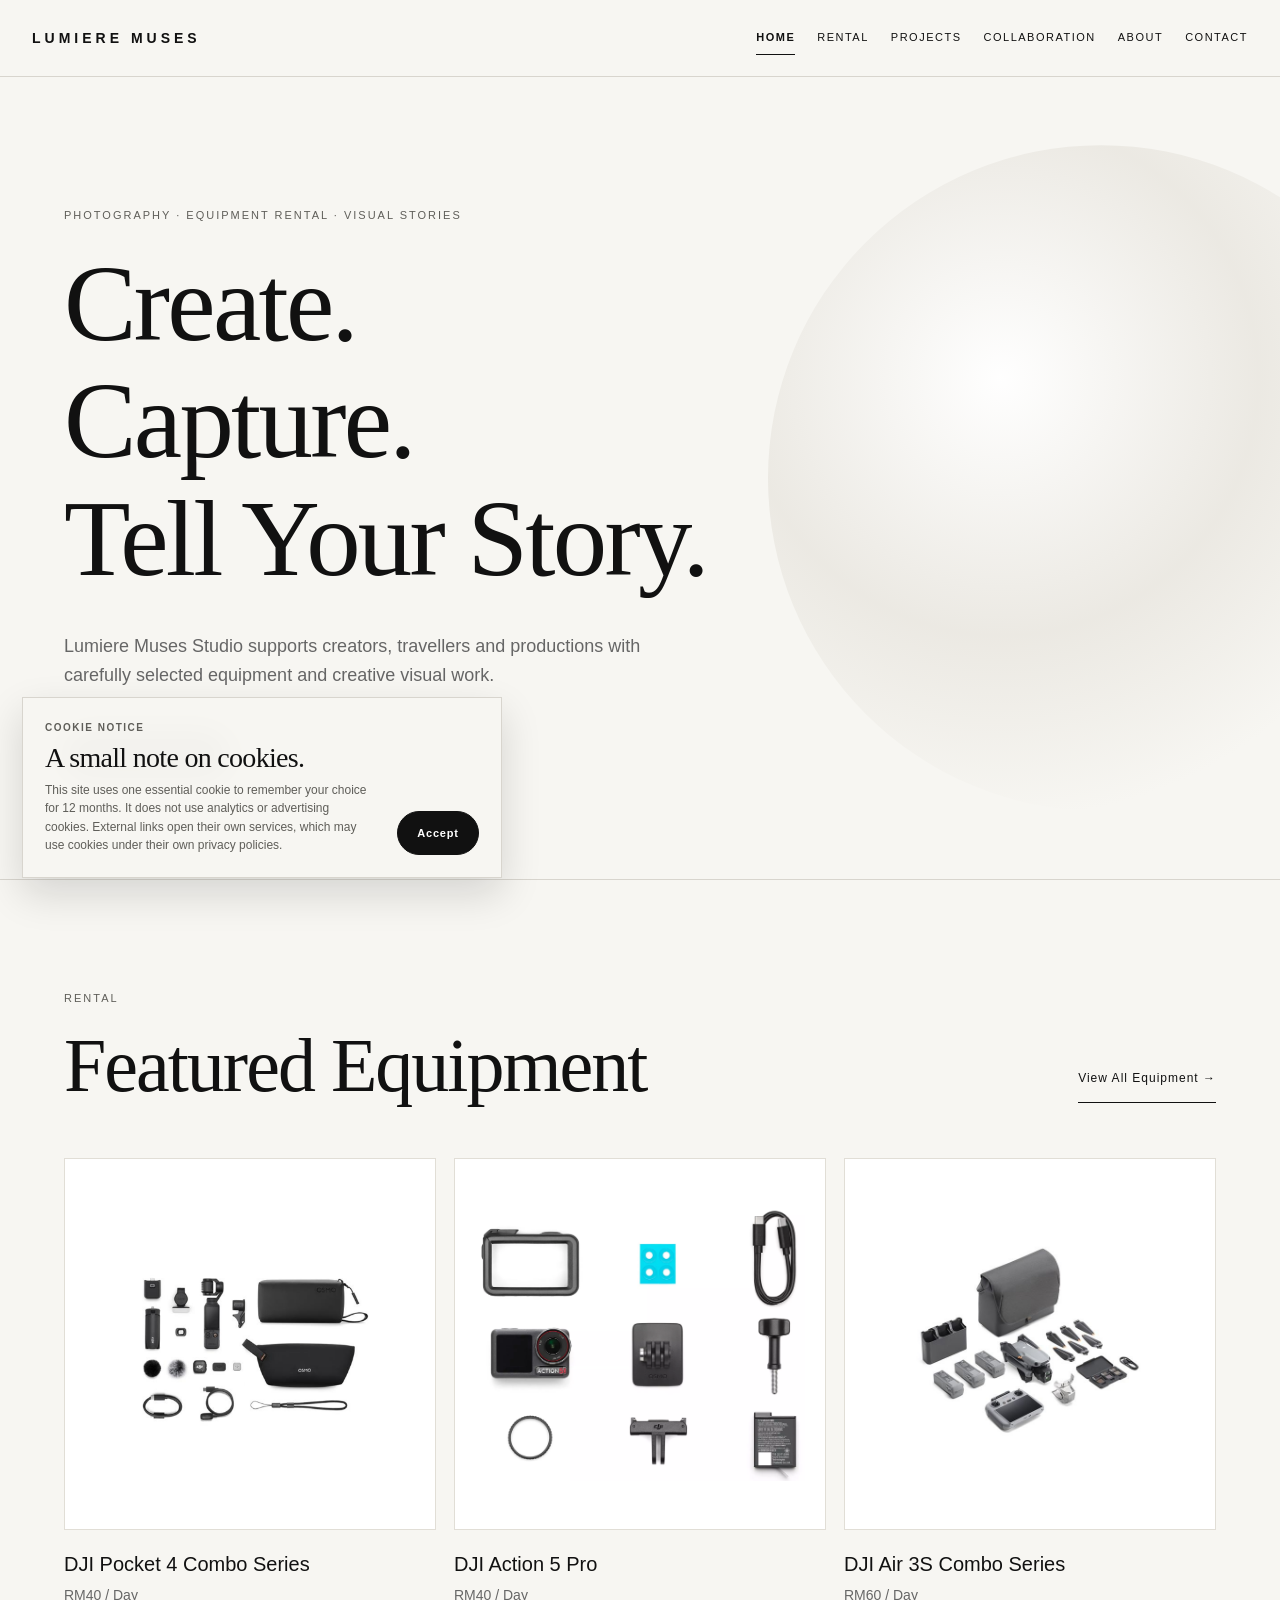
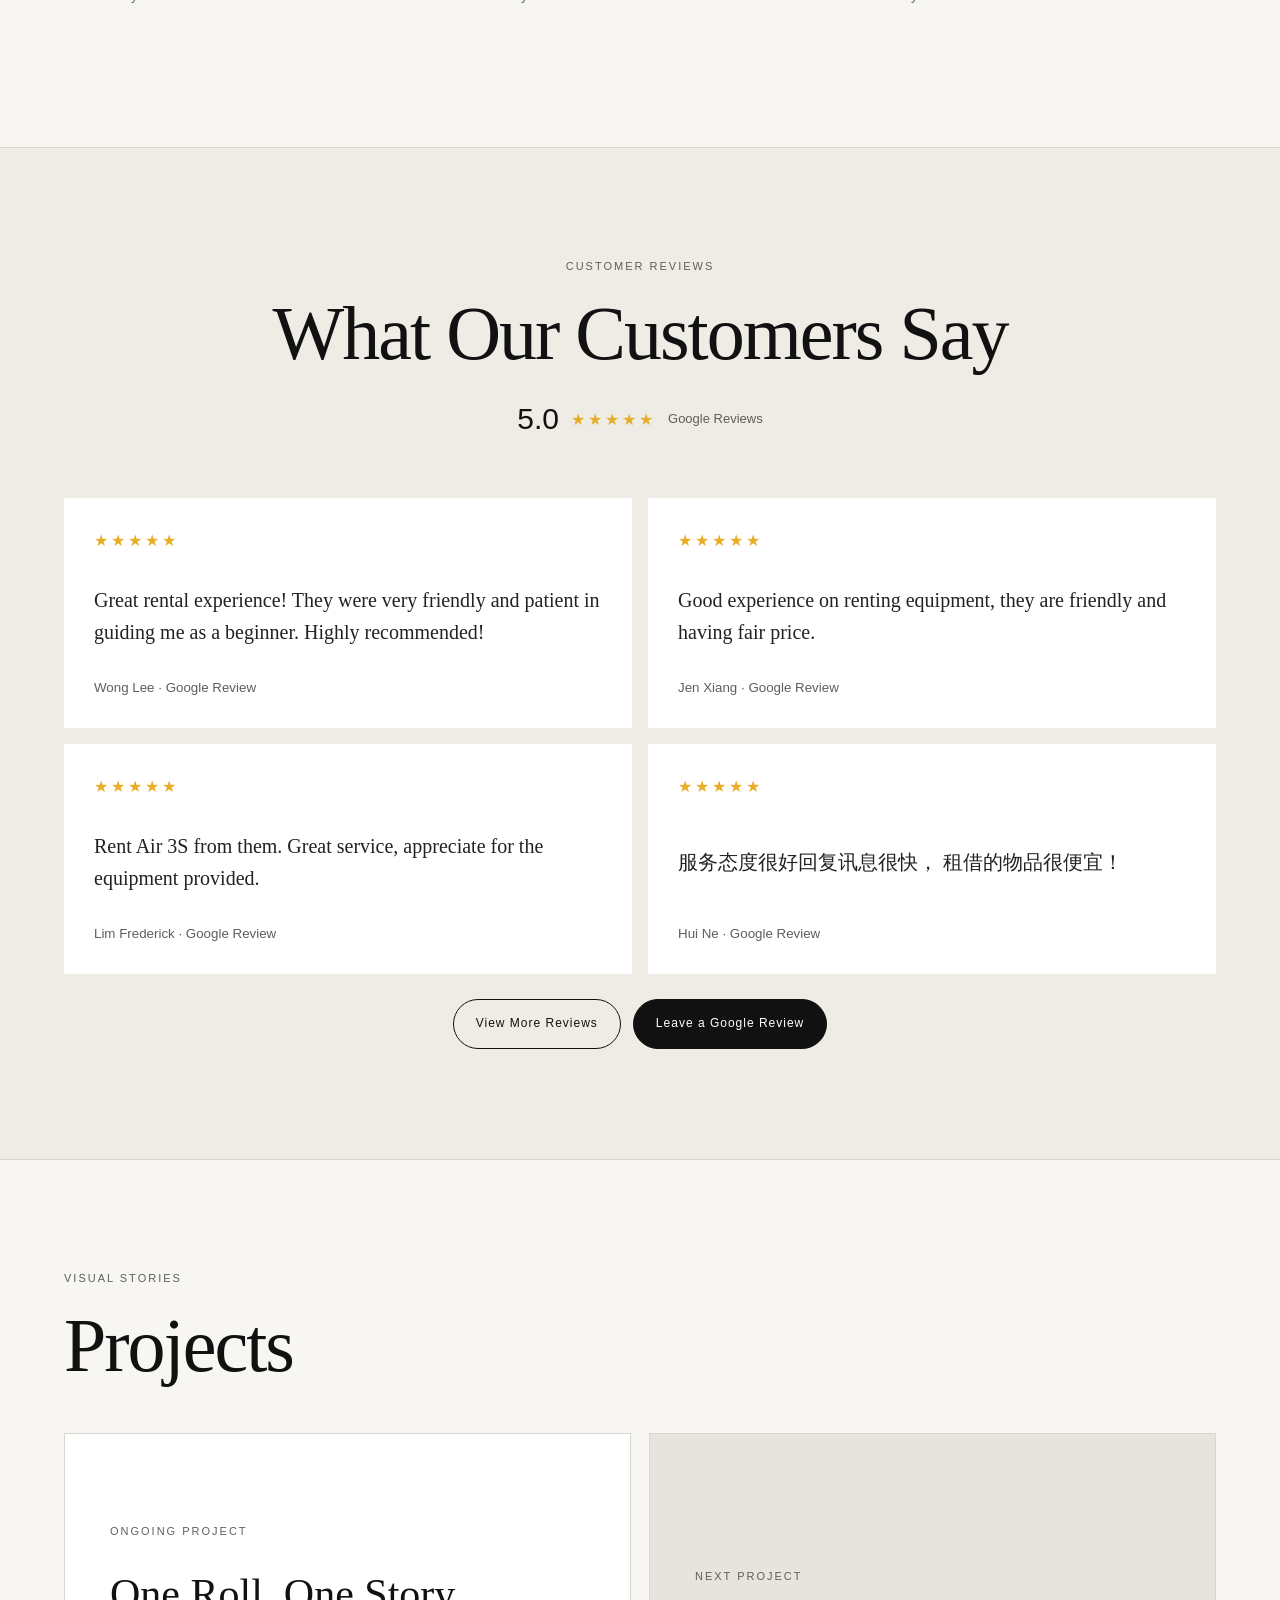
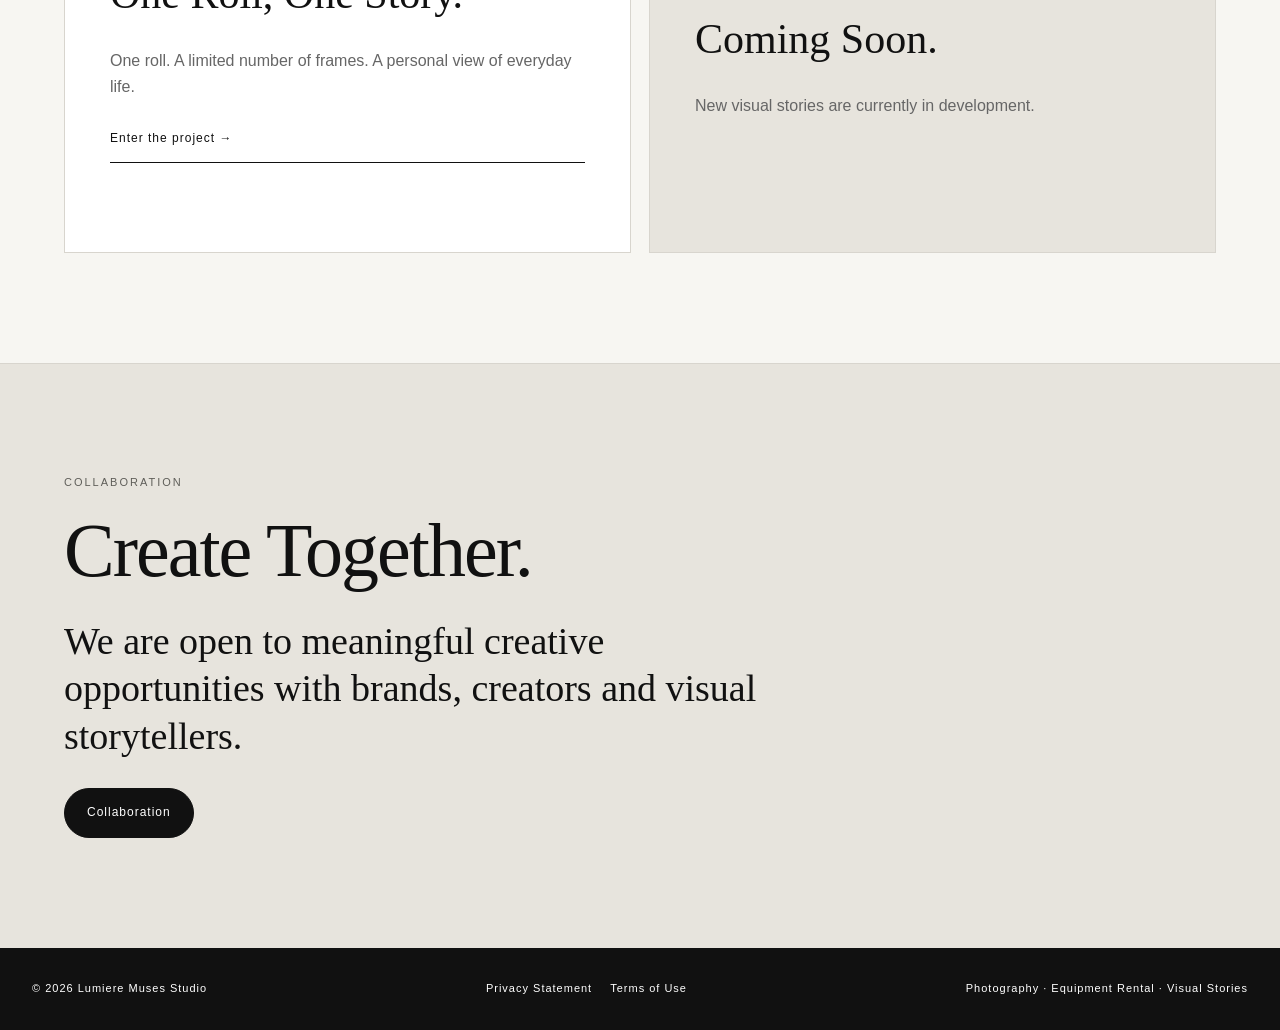
<file: index.html>
<!DOCTYPE html>

<html lang="en">

<head>

    <meta charset="UTF-8">

    <meta name="viewport"
          content="width=device-width, initial-scale=1.0">

    <meta name="description"
          content="Lumiere Muses Studio - Photography, Equipment Rental and Visual Stories.">

    <meta name="theme-color"
          content="#f7f6f2">

    <link rel="icon"
          href="favicon.svg"
          type="image/svg+xml">

    <title>
        Lumiere Muses Studio
    </title>

    <link rel="stylesheet"
          href="style.css?v=20260919">

    <script src="mobile-nav.js"
            defer></script>

    <script src="cookie-consent.js"
            defer></script>

    <script src="external-link-notice.js"
            defer></script>

    <script src="home-scroll-fade.js"
            defer></script>


</head>


<body>

<a class="skip-link"
   href="#main-content">

    Skip to main content

</a>


<!-- =========================================
     NAVIGATION
========================================= -->

<header class="navbar">

    <div class="container nav-container">

        <button class="mobile-nav-toggle"
                type="button"
                data-mobile-nav-toggle
                aria-controls="primary-navigation"
                aria-expanded="false">

            <span class="visually-hidden"
                  data-mobile-nav-label>
                Open navigation
            </span>

            <span class="mobile-nav-line mobile-nav-line-top"
                  aria-hidden="true"></span>

            <span class="mobile-nav-line mobile-nav-line-middle"
                  aria-hidden="true"></span>

            <span class="mobile-nav-line mobile-nav-line-bottom"
                  aria-hidden="true"></span>

        </button>

        <a class="logo"
           href="index.html">

            LUMIERE MUSES

        </a>


        <nav class="nav-links"
             id="primary-navigation"
             data-primary-navigation
             aria-label="Primary navigation">

            <a href="index.html"
               aria-current="page">
                HOME
            </a>

            <a href="rental.html">
                RENTAL
            </a>

            <a href="projects.html">
                PROJECTS
            </a>

            <a href="collaboration.html">
                COLLABORATION
            </a>

            <a href="about.html">
                ABOUT
            </a>

            <a href="contact.html">
                CONTACT
            </a>

        </nav>

    </div>

</header>


<main id="main-content">



<!-- =========================================
     HOME / HERO
========================================= -->

<section class="hero">

    <div class="container"
         data-home-hero-content>

        <p class="eyebrow">
            PHOTOGRAPHY · EQUIPMENT RENTAL · VISUAL STORIES
        </p>


        <h1>
            Create.<br>
            Capture.<br>
            Tell Your Story.
        </h1>


        <p class="hero-description">

            Lumiere Muses Studio supports creators,
            travellers and productions with carefully
            selected equipment and creative visual work.

        </p>


        <div class="button-row">

            <a class="button button-dark"
               href="rental.html">

                Explore Equipment

            </a>


            <a class="button button-light"
               href="contact.html">

                Contact Us

            </a>

        </div>

    </div>

</section>



<!-- =========================================
     FEATURED EQUIPMENT
========================================= -->

<section class="section">

    <div class="container">

        <div class="section-heading">

            <div>

                <p class="eyebrow">
                    RENTAL
                </p>

                <h2>
                    Featured Equipment
                </h2>

            </div>


            <a class="text-link"
               href="rental.html">

                View All Equipment →

            </a>

        </div>



        <div class="equipment-grid">


            <!-- DJI POCKET 4 COMBO -->

            <article class="equipment-card">

                <div class="equipment-image">

                    <img src="images/Equipment/DJI Pocket 4 Combo Series.webp"
                         alt="DJI Pocket 4 Combo Series"
                         width="1080"
                         height="1080"
                         loading="lazy"
                         decoding="async">

                </div>

                <h3>
                    DJI Pocket 4 Combo Series
                </h3>

                <p>
                    RM40 / Day
                </p>

            </article>



            <!-- DJI ACTION 5 PRO -->

            <article class="equipment-card">

                <div class="equipment-image">

                    <img src="images/Equipment/DJI Osmo Action 5 Pro.webp"
                         alt="DJI Osmo Action 5 Pro"
                         width="1500"
                         height="1242"
                         loading="lazy"
                         decoding="async">

                </div>

                <h3>
                    DJI Action 5 Pro
                </h3>

                <p>
                    RM40 / Day
                </p>

            </article>



            <!-- DJI AIR 3S -->

            <article class="equipment-card">

                <div class="equipment-image">

                    <img src="images/Equipment/DJI Air 3S Combo Series.jpg"
                         alt="DJI Air 3S Combo Series"
                         width="700"
                         height="700"
                         loading="lazy"
                         decoding="async">

                </div>

                <h3>
                    DJI Air 3S Combo Series
                </h3>

                <p>
                    RM60 / Day
                </p>

            </article>

        </div>

    </div>

</section>





<!-- =========================================
     GOOGLE REVIEWS
========================================= -->

<section class="section review-section">

    <div class="container">


        <div class="review-title">

            <p class="eyebrow">
                CUSTOMER REVIEWS
            </p>

            <h2>
                What Our Customers Say
            </h2>

            <div class="google-rating">

                <span class="rating-number">
                    5.0
                </span>

                <span class="stars"
                      role="img"
                      aria-label="5 out of 5 stars">
                    ★★★★★
                </span>

                <span class="review-count">
                    Google Reviews
                </span>

            </div>

        </div>



        <div class="review-grid">


            <!-- REVIEW 01 -->

            <article class="review-card">

                <div class="stars"
                     role="img"
                     aria-label="5 out of 5 stars">
                    ★★★★★
                </div>

                <p>

                    Great rental experience! They were very
                    friendly and patient in guiding me as a
                    beginner. Highly recommended!

                </p>

                <small>
                    Wong Lee · Google Review
                </small>

            </article>



            <!-- REVIEW 02 -->

            <article class="review-card">

                <div class="stars"
                     role="img"
                     aria-label="5 out of 5 stars">
                    ★★★★★
                </div>

                <p>

                    Good experience on renting equipment,
                    they are friendly and having fair price.

                </p>

                <small>
                    Jen Xiang · Google Review
                </small>

            </article>



            <!-- REVIEW 03 -->

            <article class="review-card">

                <div class="stars"
                     role="img"
                     aria-label="5 out of 5 stars">
                    ★★★★★
                </div>

                <p>

                    Rent Air 3S from them. Great service,
                    appreciate for the equipment provided.

                </p>

                <small>
                    Lim Frederick · Google Review
                </small>

            </article>



            <!-- REVIEW 04 -->

            <article class="review-card">

                <div class="stars"
                     role="img"
                     aria-label="5 out of 5 stars">
                    ★★★★★
                </div>

                <p lang="zh-Hans">

                    服务态度很好回复讯息很快，
                    租借的物品很便宜！

                </p>

                <small>
                    Hui Ne · Google Review
                </small>

            </article>

        </div>



        <div class="button-row review-actions">

            <a class="button button-light"
               href="https://g.page/r/CcBRWTXWXc_sEAE"
               target="_blank"
               rel="noopener">

                View More Reviews

            </a>

            <a class="button button-dark"
               href="https://g.page/r/CcBRWTXWXc_sEAE/review"
               target="_blank"
               rel="noopener">

                Leave a Google Review

            </a>

        </div>


    </div>

</section>



<!-- =========================================
     PROJECTS
========================================= -->

<section class="section">

    <div class="container">

        <p class="eyebrow">
            VISUAL STORIES
        </p>

        <h2>
            Projects
        </h2>


        <div class="project-grid">


            <!-- ONE ROLL ONE STORY -->

            <article class="project-card">

                <p class="eyebrow">
                    ONGOING PROJECT
                </p>

                <h3>
                    One Roll, One Story.
                </h3>

                <p>

                    One roll. A limited number of frames.
                    A personal view of everyday life.

                </p>

                <a class="text-link"
                   href="projects.html#one-roll">

                    Enter the project →

                </a>

            </article>



            <!-- COMING SOON -->

            <article class="project-card coming-card">

                <p class="eyebrow">
                    NEXT PROJECT
                </p>

                <h3>
                    Coming Soon.
                </h3>

                <p>

                    New visual stories are currently
                    in development.

                </p>

            </article>


        </div>

    </div>

</section>



<!-- =========================================
     COLLABORATION
========================================= -->

<section class="section collaboration-preview">

    <div class="container">

        <p class="eyebrow">
            COLLABORATION
        </p>

        <h2>
            Create Together.
        </h2>

        <p class="large-text">

            We are open to meaningful creative opportunities
            with brands, creators and visual storytellers.

        </p>

        <a class="button button-dark"
           href="collaboration.html">

            Collaboration

        </a>

    </div>

</section>



</main>

<!-- =========================================
     FOOTER
========================================= -->

<footer>

    <div class="container footer-container">

        <span>
            © 2026 Lumiere Muses Studio
        </span>

        <nav class="footer-links"
             aria-label="Legal information">

            <a href="privacy.html">
                Privacy Statement
            </a>

            <a href="terms.html">
                Terms of Use
            </a>

        </nav>

        <span>
            Photography · Equipment Rental · Visual Stories
        </span>

    </div>

</footer>


</body>

</html>
</file>
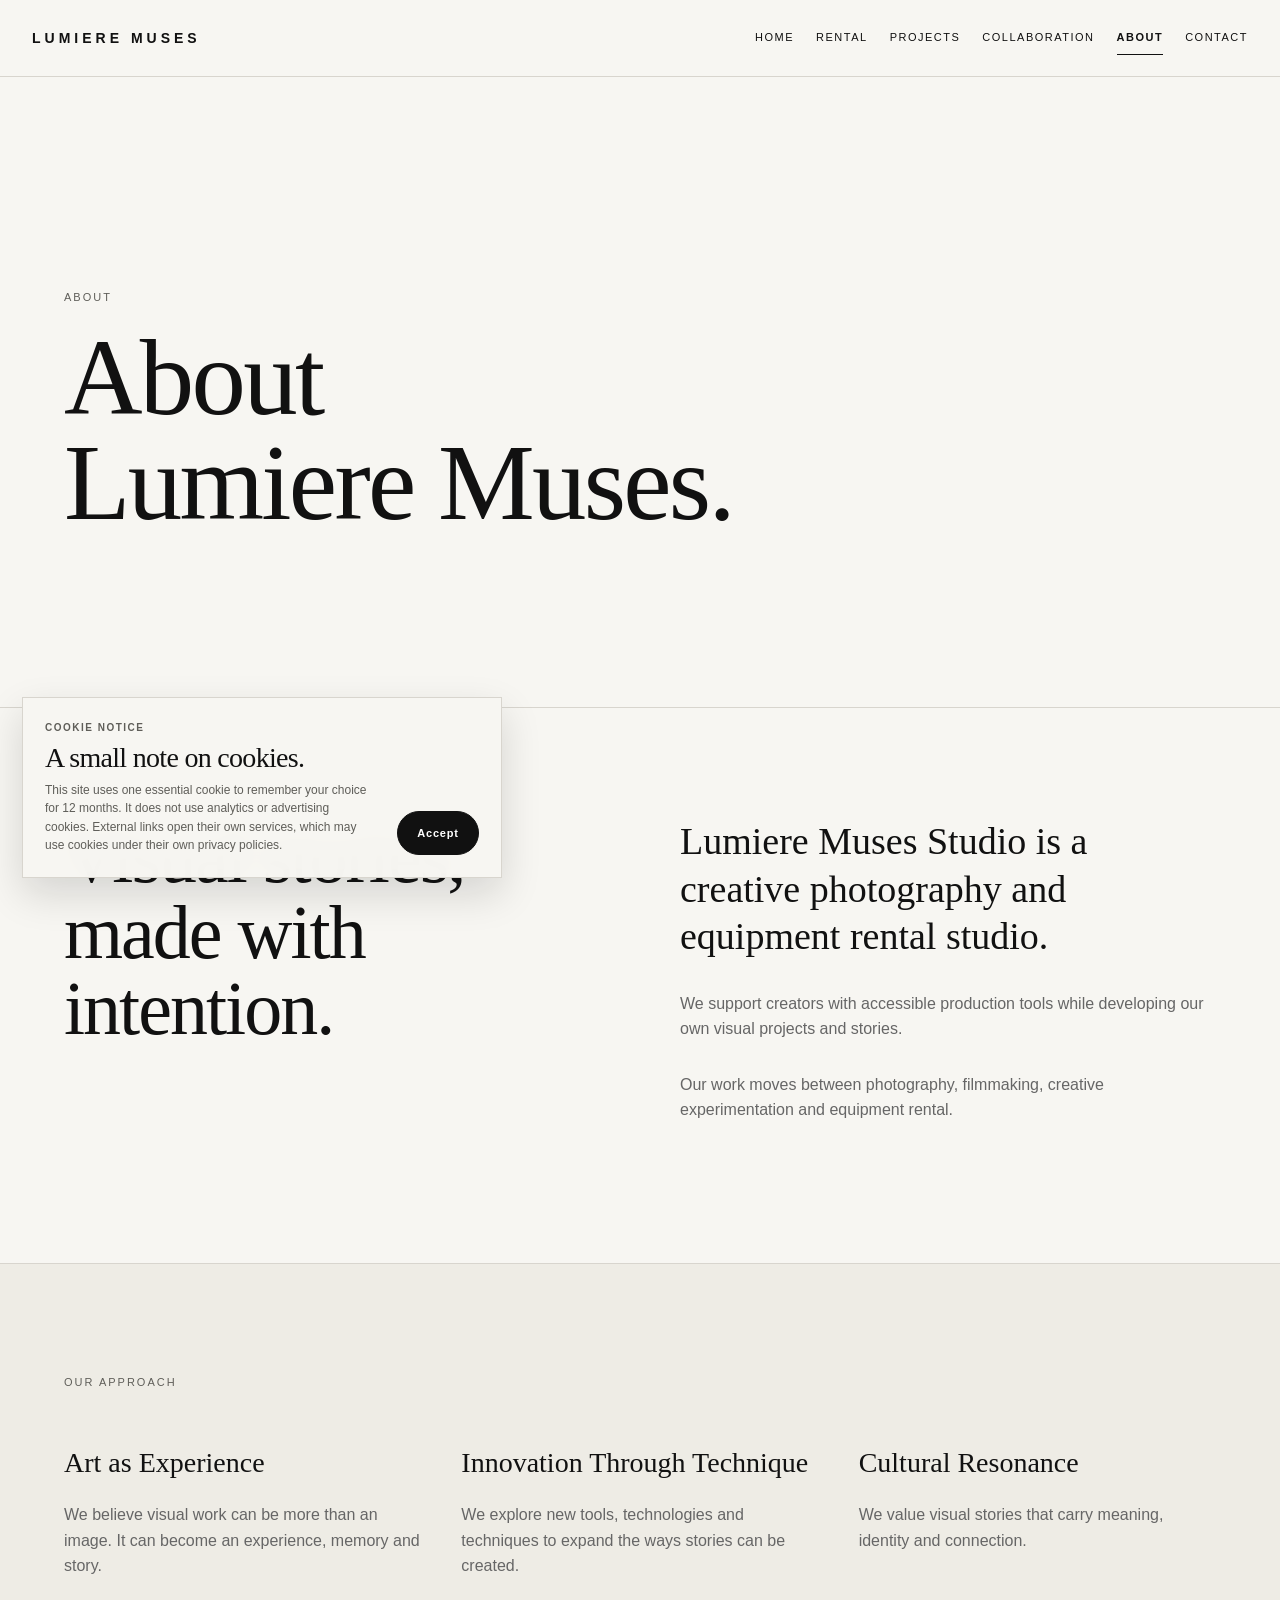
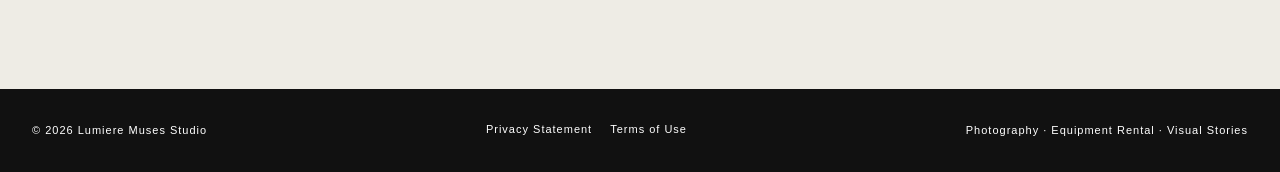
<file: about.html>
<!DOCTYPE html>

<html lang="en">

<head>

    <meta charset="UTF-8">

    <meta name="viewport"
          content="width=device-width, initial-scale=1.0">

    <meta name="description"
          content="Learn about Lumiere Muses Studio, a creative photography and equipment rental studio.">

    <meta name="theme-color"
          content="#f7f6f2">

    <link rel="icon"
          href="favicon.svg"
          type="image/svg+xml">

    <title>
        About | Lumiere Muses Studio
    </title>

    <link rel="stylesheet"
          href="style.css?v=20260919">

    <script src="mobile-nav.js"
            defer></script>

    <script src="cookie-consent.js"
            defer></script>

    <script src="external-link-notice.js"
            defer></script>

</head>


<body>

<a class="skip-link"
   href="#main-content">

    Skip to main content

</a>


<!-- =========================================
     NAVIGATION
========================================= -->

<header class="navbar">

    <div class="container nav-container">

        <button class="mobile-nav-toggle"
                type="button"
                data-mobile-nav-toggle
                aria-controls="primary-navigation"
                aria-expanded="false">

            <span class="visually-hidden"
                  data-mobile-nav-label>
                Open navigation
            </span>

            <span class="mobile-nav-line mobile-nav-line-top"
                  aria-hidden="true"></span>

            <span class="mobile-nav-line mobile-nav-line-middle"
                  aria-hidden="true"></span>

            <span class="mobile-nav-line mobile-nav-line-bottom"
                  aria-hidden="true"></span>

        </button>

        <a class="logo"
           href="index.html">

            LUMIERE MUSES

        </a>


        <nav class="nav-links"
             id="primary-navigation"
             data-primary-navigation
             aria-label="Primary navigation">

            <a href="index.html">HOME</a>

            <a href="rental.html">RENTAL</a>

            <a href="projects.html">PROJECTS</a>

            <a href="collaboration.html">COLLABORATION</a>

            <a href="about.html"
               aria-current="page">ABOUT</a>

            <a href="contact.html">CONTACT</a>

        </nav>

    </div>

</header>


<main id="main-content">



<!-- =========================================
     ABOUT HEADER
========================================= -->

<section class="page-header">

    <div class="container">

        <p class="eyebrow">
            ABOUT
        </p>

        <h1>
            About<br>
            Lumiere Muses.
        </h1>

    </div>

</section>


<!-- =========================================
     ABOUT CONTENT
========================================= -->

<section class="section">

    <div class="container about-grid">

        <div>

            <h2>
                Visual stories,<br>
                made with intention.
            </h2>

        </div>


        <div>

            <p class="large-text">

                Lumiere Muses Studio is a creative
                photography and equipment rental studio.

            </p>


            <p>

                We support creators with accessible
                production tools while developing our
                own visual projects and stories.

            </p>


            <p>

                Our work moves between photography,
                filmmaking, creative experimentation
                and equipment rental.

            </p>

        </div>

    </div>

</section>





<!-- =========================================
     OUR APPROACH
========================================= -->

<section class="section light-section">

    <div class="container">

        <p class="eyebrow">
            OUR APPROACH
        </p>


        <div class="values-grid">


            <div>

                <h3>
                    Art as Experience
                </h3>

                <p>

                    We believe visual work can be more
                    than an image. It can become an
                    experience, memory and story.

                </p>

            </div>



            <div>

                <h3>
                    Innovation Through Technique
                </h3>

                <p>

                    We explore new tools, technologies
                    and techniques to expand the ways
                    stories can be created.

                </p>

            </div>



            <div>

                <h3>
                    Cultural Resonance
                </h3>

                <p>

                    We value visual stories that carry
                    meaning, identity and connection.

                </p>

            </div>


        </div>

    </div>

</section>



</main>

<!-- =========================================
     FOOTER
========================================= -->

<footer>

    <div class="container footer-container">

        <span>
            © 2026 Lumiere Muses Studio
        </span>

        <nav class="footer-links"
             aria-label="Legal information">

            <a href="privacy.html">
                Privacy Statement
            </a>

            <a href="terms.html">
                Terms of Use
            </a>

        </nav>

        <span>
            Photography · Equipment Rental · Visual Stories
        </span>

    </div>

</footer>


</body>

</html>
</file>
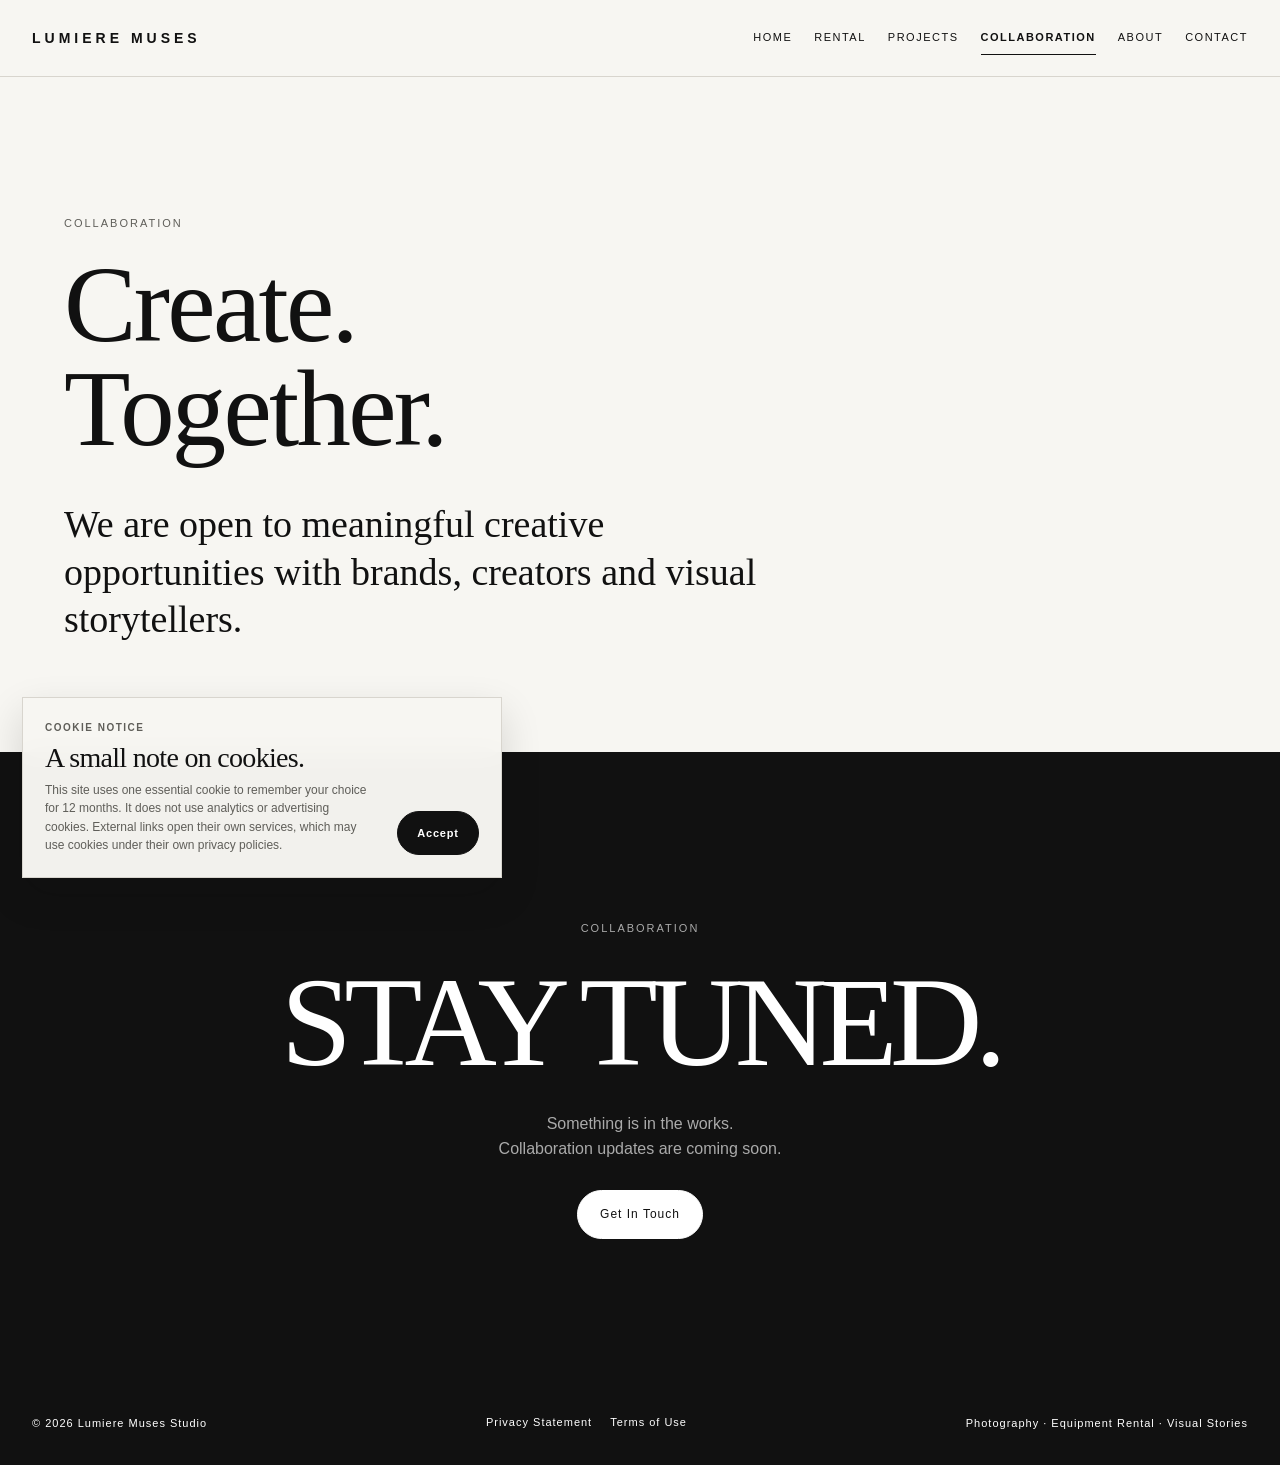
<file: collaboration.html>
<!DOCTYPE html>

<html lang="en">

<head>

    <meta charset="UTF-8">

    <meta name="viewport"
          content="width=device-width, initial-scale=1.0">

    <meta name="description"
          content="Partner with Lumiere Muses Studio on photography, visual storytelling and creative projects.">

    <meta name="theme-color"
          content="#f7f6f2">

    <link rel="icon"
          href="favicon.svg"
          type="image/svg+xml">

    <title>
        Collaboration | Lumiere Muses Studio
    </title>

    <link rel="stylesheet"
          href="style.css?v=20260919">

    <script src="mobile-nav.js"
            defer></script>

    <script src="cookie-consent.js"
            defer></script>

    <script src="external-link-notice.js"
            defer></script>

</head>


<body>

<a class="skip-link"
   href="#main-content">

    Skip to main content

</a>


<!-- =========================================
     NAVIGATION
========================================= -->

<header class="navbar">

    <div class="container nav-container">

        <button class="mobile-nav-toggle"
                type="button"
                data-mobile-nav-toggle
                aria-controls="primary-navigation"
                aria-expanded="false">

            <span class="visually-hidden"
                  data-mobile-nav-label>
                Open navigation
            </span>

            <span class="mobile-nav-line mobile-nav-line-top"
                  aria-hidden="true"></span>

            <span class="mobile-nav-line mobile-nav-line-middle"
                  aria-hidden="true"></span>

            <span class="mobile-nav-line mobile-nav-line-bottom"
                  aria-hidden="true"></span>

        </button>

        <a class="logo"
           href="index.html">

            LUMIERE MUSES

        </a>


        <nav class="nav-links"
             id="primary-navigation"
             data-primary-navigation
             aria-label="Primary navigation">

            <a href="index.html">HOME</a>

            <a href="rental.html">RENTAL</a>

            <a href="projects.html">PROJECTS</a>

            <a href="collaboration.html"
               aria-current="page">COLLABORATION</a>

            <a href="about.html">ABOUT</a>

            <a href="contact.html">CONTACT</a>

        </nav>

    </div>

</header>


<main id="main-content">



<!-- =========================================
     COLLABORATION
========================================= -->

<section class="collaboration-page">

    <div class="container">

        <p class="eyebrow">
            COLLABORATION
        </p>

        <h1>
            Create.<br>
            Together.
        </h1>

        <p class="large-text">

            We are open to meaningful creative
            opportunities with brands, creators
            and visual storytellers.

        </p>

    </div>

</section>


<!-- =========================================
     STAY TUNED
========================================= -->

<section class="coming-section">

    <div class="container coming-content">

        <p class="eyebrow">
            COLLABORATION
        </p>

        <h2>
            STAY TUNED.
        </h2>

        <p>

            Something is in the works.<br>
            Collaboration updates are coming soon.

        </p>

        <a class="button button-white"
           href="contact.html">

            Get In Touch

        </a>

    </div>

</section>





</main>

<!-- =========================================
     FOOTER
========================================= -->

<footer>

    <div class="container footer-container">

        <span>
            © 2026 Lumiere Muses Studio
        </span>

        <nav class="footer-links"
             aria-label="Legal information">

            <a href="privacy.html">
                Privacy Statement
            </a>

            <a href="terms.html">
                Terms of Use
            </a>

        </nav>

        <span>
            Photography · Equipment Rental · Visual Stories
        </span>

    </div>

</footer>


</body>

</html>
</file>
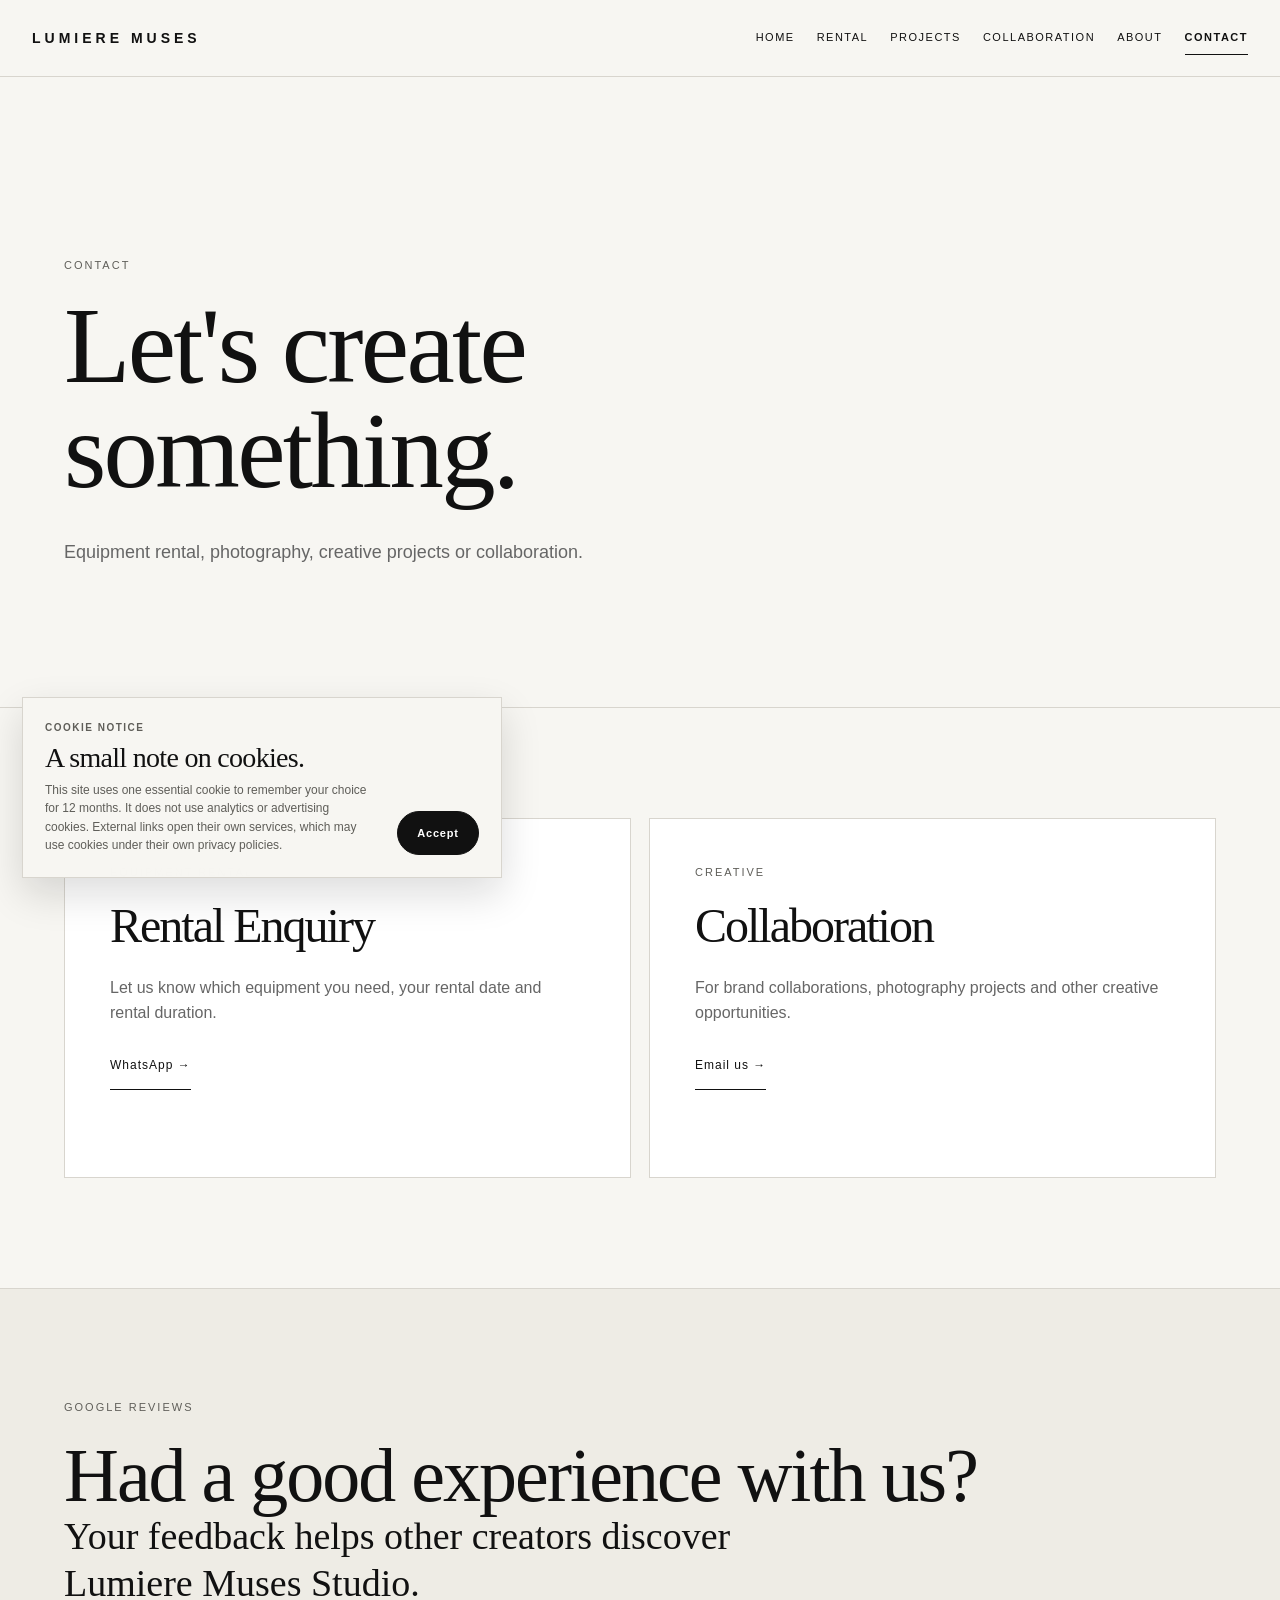
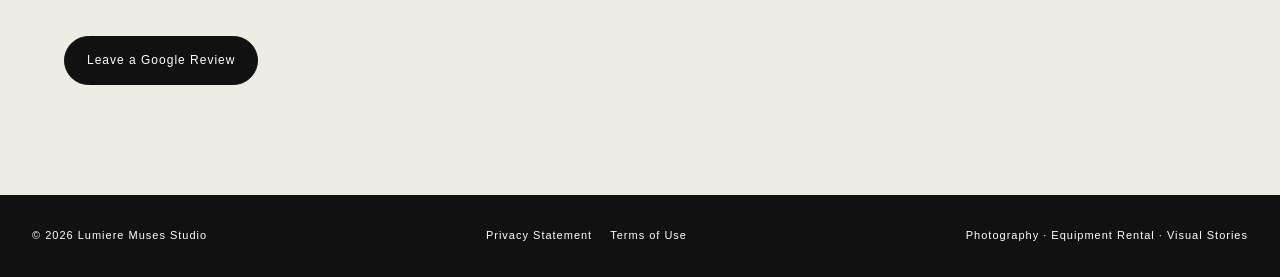
<file: contact.html>
<!DOCTYPE html>

<html lang="en">

<head>

    <meta charset="UTF-8">

    <meta name="viewport"
          content="width=device-width, initial-scale=1.0">

    <meta name="description"
          content="Get in touch with Lumiere Muses Studio for equipment rental, photography, creative projects and collaborations.">

    <meta name="theme-color"
          content="#f7f6f2">

    <link rel="icon"
          href="favicon.svg"
          type="image/svg+xml">

    <title>
        Contact | Lumiere Muses Studio
    </title>

    <link rel="stylesheet"
          href="style.css?v=20260919">

    <script src="mobile-nav.js"
            defer></script>

    <script src="cookie-consent.js"
            defer></script>

    <script src="external-link-notice.js"
            defer></script>

</head>


<body>

<a class="skip-link"
   href="#main-content">

    Skip to main content

</a>


<!-- =========================================
     NAVIGATION
========================================= -->

<header class="navbar">

    <div class="container nav-container">

        <button class="mobile-nav-toggle"
                type="button"
                data-mobile-nav-toggle
                aria-controls="primary-navigation"
                aria-expanded="false">

            <span class="visually-hidden"
                  data-mobile-nav-label>
                Open navigation
            </span>

            <span class="mobile-nav-line mobile-nav-line-top"
                  aria-hidden="true"></span>

            <span class="mobile-nav-line mobile-nav-line-middle"
                  aria-hidden="true"></span>

            <span class="mobile-nav-line mobile-nav-line-bottom"
                  aria-hidden="true"></span>

        </button>

        <a class="logo"
           href="index.html">

            LUMIERE MUSES

        </a>


        <nav class="nav-links"
             id="primary-navigation"
             data-primary-navigation
             aria-label="Primary navigation">

            <a href="index.html">HOME</a>

            <a href="rental.html">RENTAL</a>

            <a href="projects.html">PROJECTS</a>

            <a href="collaboration.html">COLLABORATION</a>

            <a href="about.html">ABOUT</a>

            <a href="contact.html"
               aria-current="page">CONTACT</a>

        </nav>

    </div>

</header>


<main id="main-content">



<!-- =========================================
     CONTACT HEADER
========================================= -->

<section class="page-header">

    <div class="container">

        <p class="eyebrow">
            CONTACT
        </p>

        <h1>
            Let's create<br>
            something.
        </h1>

        <p>

            Equipment rental, photography,
            creative projects or collaboration.

        </p>

    </div>

</section>



<!-- =========================================
     CONTACT OPTIONS
========================================= -->

<section class="section">

    <div class="container contact-grid">


        <!-- RENTAL -->

        <div class="contact-card"
             id="rental-enquiry">

            <p class="eyebrow">
                EQUIPMENT RENTAL
            </p>

            <h2>
                Rental Enquiry
            </h2>

            <p>

                Let us know which equipment you need,
                your rental date and rental duration.

            </p>

            <a class="text-link"
               href="https://wa.me/60167230231?text=Hi%20Lumiere%20Muses%20Studio%2C%20I%27d%20like%20to%20enquire%20about%20equipment%20rental."
               target="_blank"
               rel="noopener">

                WhatsApp →

            </a>

        </div>



        <!-- COLLABORATION -->

        <div class="contact-card">

            <p class="eyebrow">
                CREATIVE
            </p>

            <h2>
                Collaboration
            </h2>

            <p>

                For brand collaborations,
                photography projects and other
                creative opportunities.

            </p>

            <a class="text-link"
               href="mailto:lumieremuses@icloud.com?subject=Creative%20collaboration%20enquiry&amp;body=Hi%20Lumiere%20Muses%20Studio%2C%0D%0A%0D%0AI%27d%20like%20to%20discuss%20a%20creative%20collaboration.">

                Email us →

            </a>

        </div>


    </div>

</section>


<!-- =========================================
     GOOGLE REVIEW
========================================= -->

<section class="section light-section">

    <div class="container">

        <p class="eyebrow">
            GOOGLE REVIEWS
        </p>

        <h2>
            Had a good experience with us?
        </h2>

        <p class="large-text">

            Your feedback helps other creators
            discover Lumiere Muses Studio.

        </p>


        <a class="button button-dark"
           href="https://g.page/r/CcBRWTXWXc_sEAE/review"
           target="_blank"
           rel="noopener">

            Leave a Google Review

        </a>

    </div>

</section>





</main>

<!-- =========================================
     FOOTER
========================================= -->

<footer>

    <div class="container footer-container">

        <span>
            © 2026 Lumiere Muses Studio
        </span>

        <nav class="footer-links"
             aria-label="Legal information">

            <a href="privacy.html">
                Privacy Statement
            </a>

            <a href="terms.html">
                Terms of Use
            </a>

        </nav>

        <span>
            Photography · Equipment Rental · Visual Stories
        </span>

    </div>

</footer>


</body>

</html>
</file>
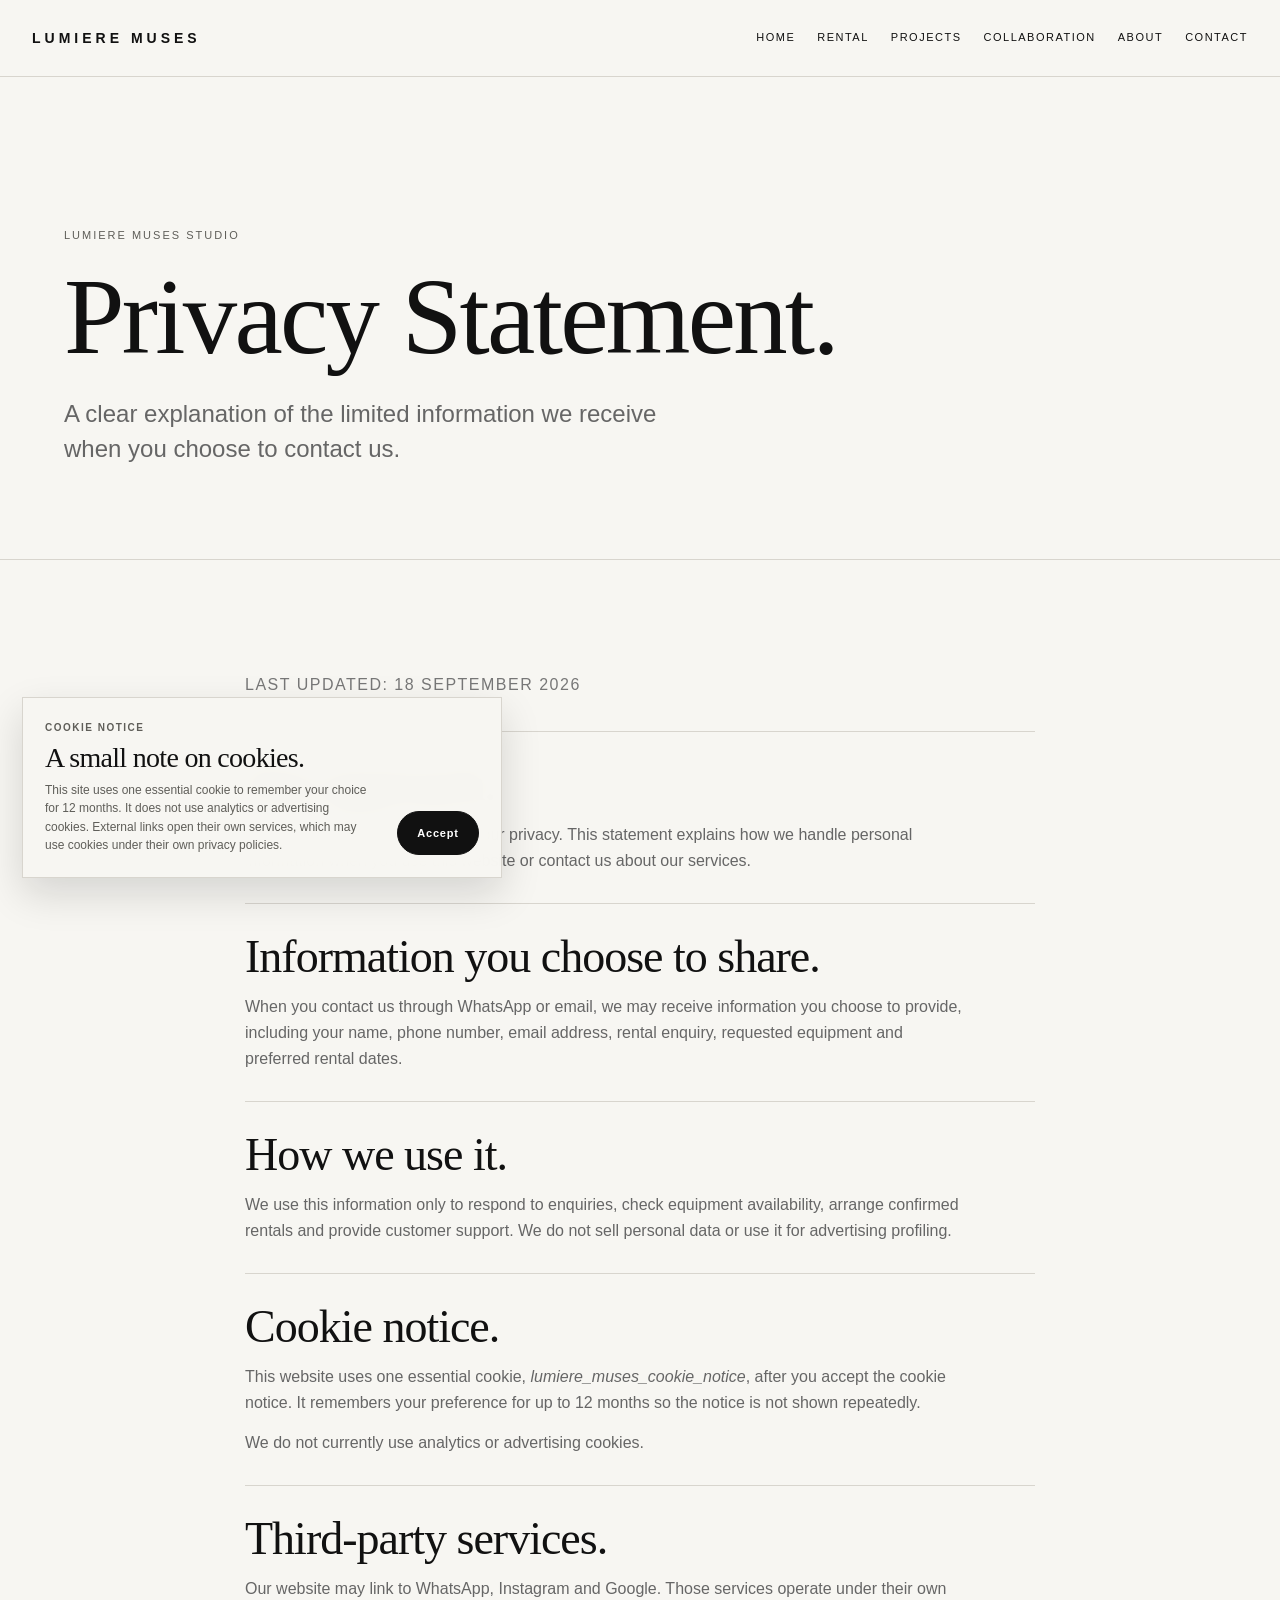
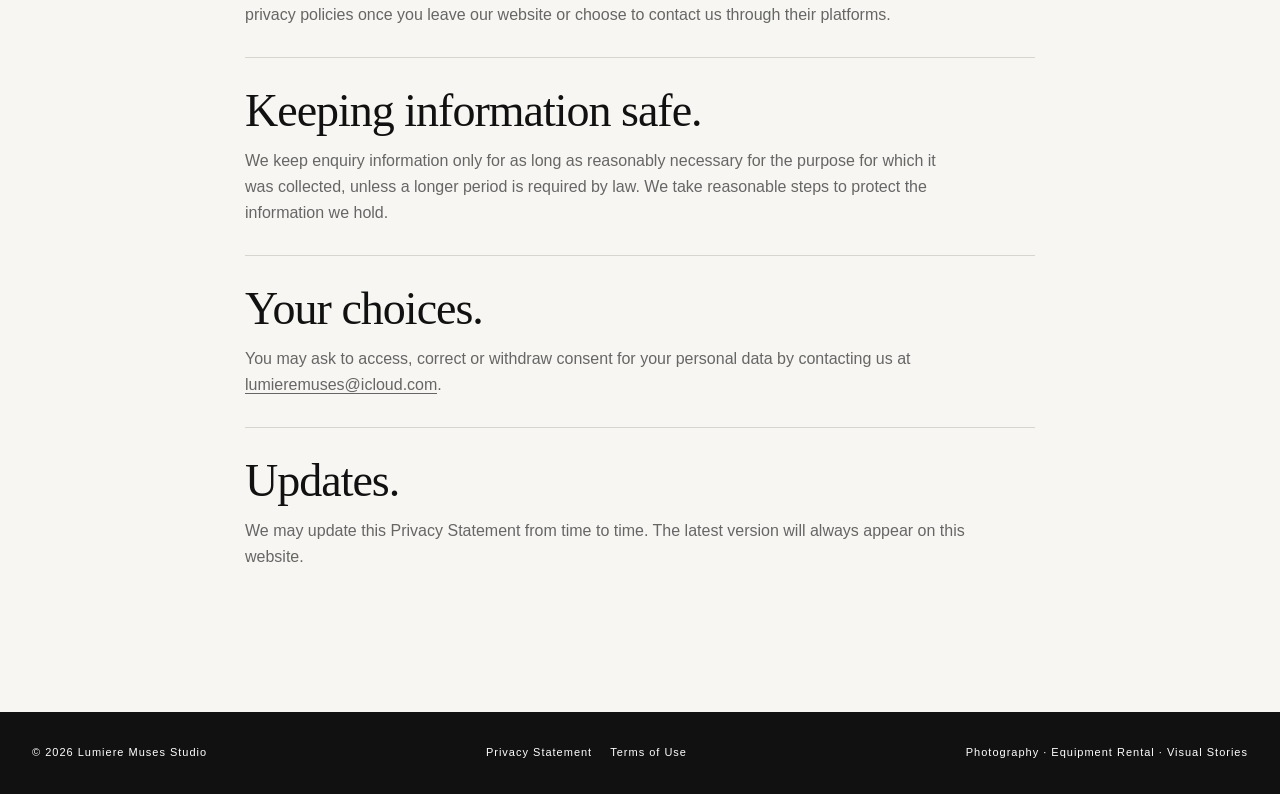
<file: privacy.html>
<!DOCTYPE html>
<html lang="en">
<head>
    <meta charset="UTF-8">
    <meta name="viewport" content="width=device-width, initial-scale=1.0">
    <meta name="description" content="Privacy Statement for Lumiere Muses Studio.">
    <meta name="theme-color" content="#f7f6f2">
    <link rel="icon" href="favicon.svg" type="image/svg+xml">
    <title>Privacy Statement | Lumiere Muses Studio</title>
    <link rel="stylesheet" href="style.css?v=20260919">
    <script src="mobile-nav.js" defer></script>
    <script src="cookie-consent.js" defer></script>
    <script src="external-link-notice.js" defer></script>
</head>
<body>
<a class="skip-link" href="#main-content">Skip to main content</a>

<header class="navbar">
    <div class="container nav-container">
        <button class="mobile-nav-toggle" type="button" data-mobile-nav-toggle aria-controls="primary-navigation" aria-expanded="false">
            <span class="visually-hidden" data-mobile-nav-label>Open navigation</span>
            <span class="mobile-nav-line mobile-nav-line-top" aria-hidden="true"></span>
            <span class="mobile-nav-line mobile-nav-line-middle" aria-hidden="true"></span>
            <span class="mobile-nav-line mobile-nav-line-bottom" aria-hidden="true"></span>
        </button>

        <a class="logo" href="index.html">LUMIERE MUSES</a>

        <nav class="nav-links" id="primary-navigation" data-primary-navigation aria-label="Primary navigation">
            <a href="index.html">HOME</a>
            <a href="rental.html">RENTAL</a>
            <a href="projects.html">PROJECTS</a>
            <a href="collaboration.html">COLLABORATION</a>
            <a href="about.html">ABOUT</a>
            <a href="contact.html">CONTACT</a>
        </nav>
    </div>
</header>

<main id="main-content">
    <section class="legal-hero" aria-labelledby="privacy-title">
        <div class="container">
            <p class="eyebrow">Lumiere Muses Studio</p>
            <h1 id="privacy-title">Privacy Statement.</h1>
            <p class="legal-intro">A clear explanation of the limited information we receive when you choose to contact us.</p>
        </div>
    </section>

    <section class="legal-content">
        <div class="container legal-copy">
            <p class="legal-meta">Last updated: 18 September 2026</p>

            <section aria-labelledby="privacy-overview">
                <h2 id="privacy-overview">Our approach.</h2>
                <p>Lumiere Muses Studio respects your privacy. This statement explains how we handle personal information when you use this website or contact us about our services.</p>
            </section>

            <section aria-labelledby="privacy-collect">
                <h2 id="privacy-collect">Information you choose to share.</h2>
                <p>When you contact us through WhatsApp or email, we may receive information you choose to provide, including your name, phone number, email address, rental enquiry, requested equipment and preferred rental dates.</p>
            </section>

            <section aria-labelledby="privacy-use">
                <h2 id="privacy-use">How we use it.</h2>
                <p>We use this information only to respond to enquiries, check equipment availability, arrange confirmed rentals and provide customer support. We do not sell personal data or use it for advertising profiling.</p>
            </section>

            <section aria-labelledby="privacy-cookie">
                <h2 id="privacy-cookie">Cookie notice.</h2>
                <p>This website uses one essential cookie, <em>lumiere_muses_cookie_notice</em>, after you accept the cookie notice. It remembers your preference for up to 12 months so the notice is not shown repeatedly.</p>
                <p>We do not currently use analytics or advertising cookies.</p>
            </section>

            <section aria-labelledby="privacy-links">
                <h2 id="privacy-links">Third-party services.</h2>
                <p>Our website may link to WhatsApp, Instagram and Google. Those services operate under their own privacy policies once you leave our website or choose to contact us through their platforms.</p>
            </section>

            <section aria-labelledby="privacy-retention">
                <h2 id="privacy-retention">Keeping information safe.</h2>
                <p>We keep enquiry information only for as long as reasonably necessary for the purpose for which it was collected, unless a longer period is required by law. We take reasonable steps to protect the information we hold.</p>
            </section>

            <section aria-labelledby="privacy-rights">
                <h2 id="privacy-rights">Your choices.</h2>
                <p>You may ask to access, correct or withdraw consent for your personal data by contacting us at <a href="mailto:lumieremuses@icloud.com">lumieremuses@icloud.com</a>.</p>
            </section>

            <section aria-labelledby="privacy-changes">
                <h2 id="privacy-changes">Updates.</h2>
                <p>We may update this Privacy Statement from time to time. The latest version will always appear on this website.</p>
            </section>
        </div>
    </section>
</main>

<footer>
    <div class="container footer-container">
        <span>© 2026 Lumiere Muses Studio</span>
        <nav class="footer-links" aria-label="Legal information">
            <a href="privacy.html" aria-current="page">Privacy Statement</a>
            <a href="terms.html">Terms of Use</a>
        </nav>
        <span>Photography · Equipment Rental · Visual Stories</span>
    </div>
</footer>
</body>
</html>
</file>
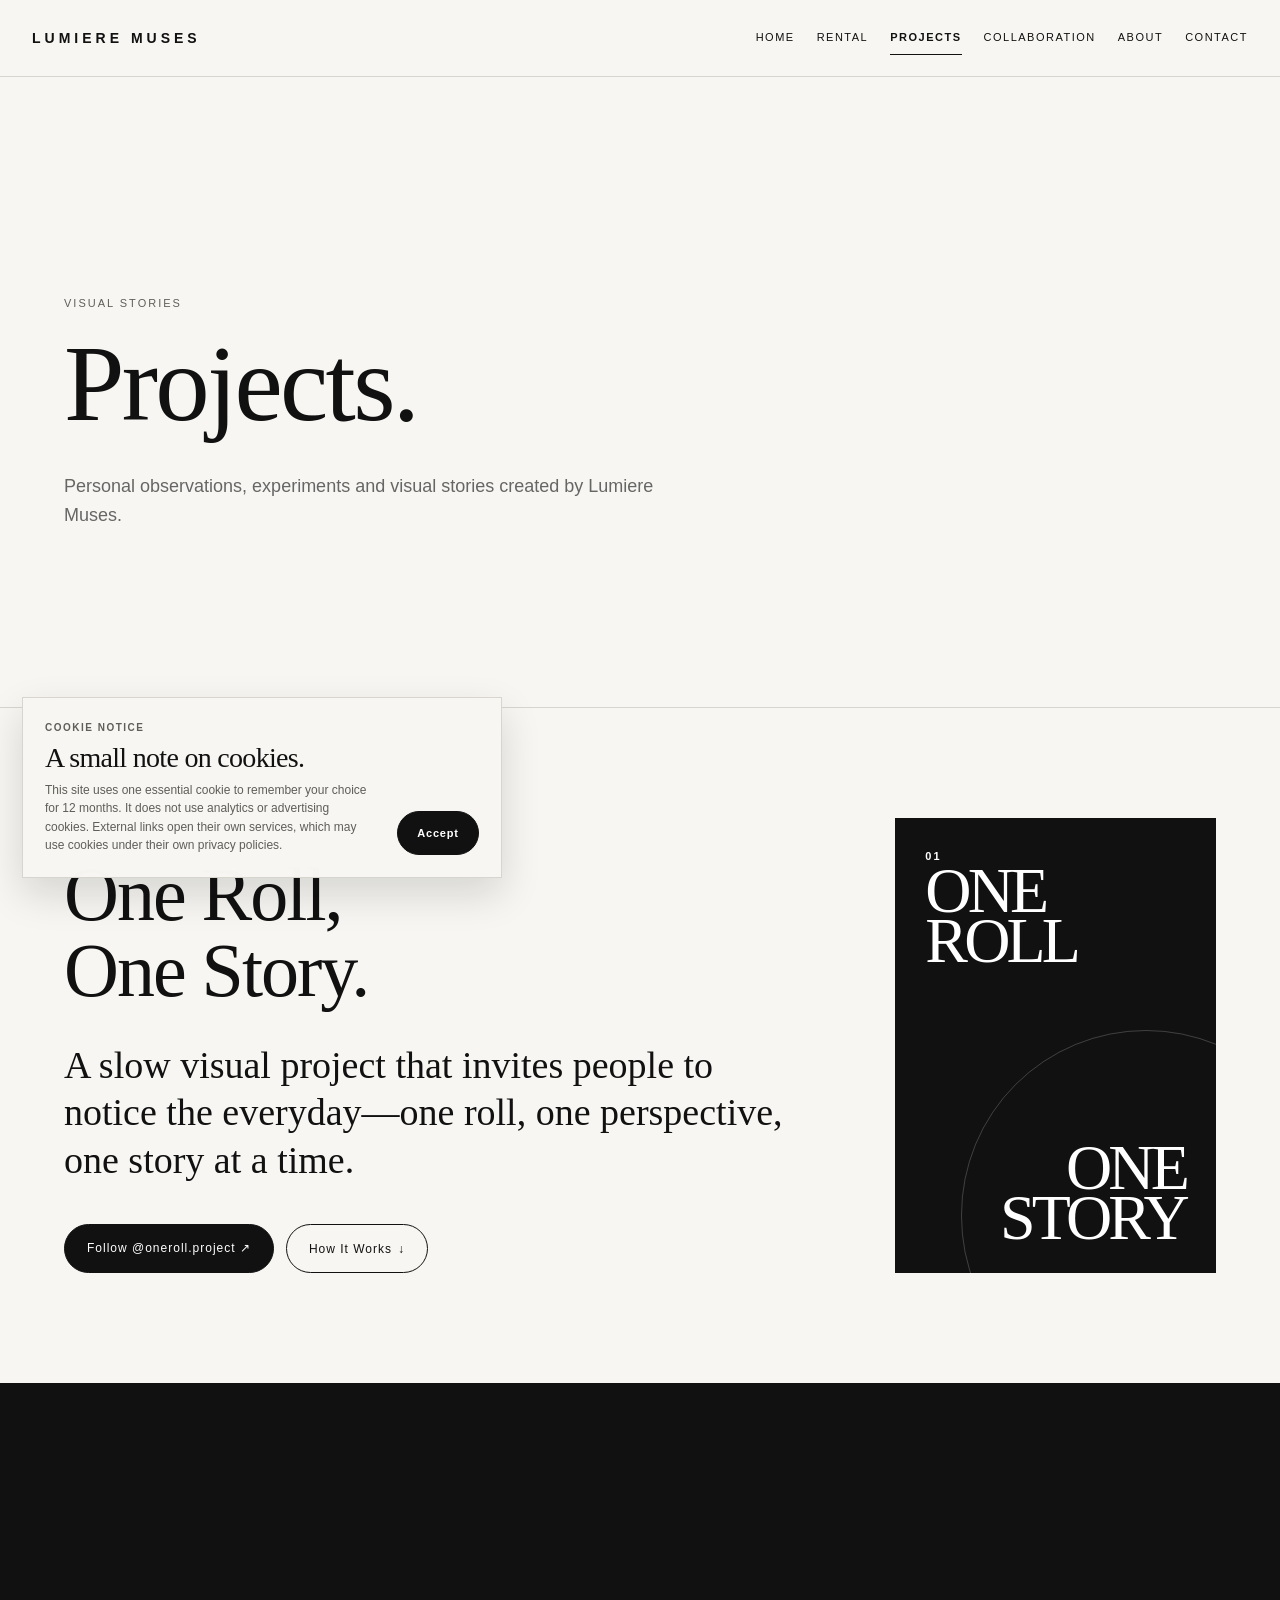
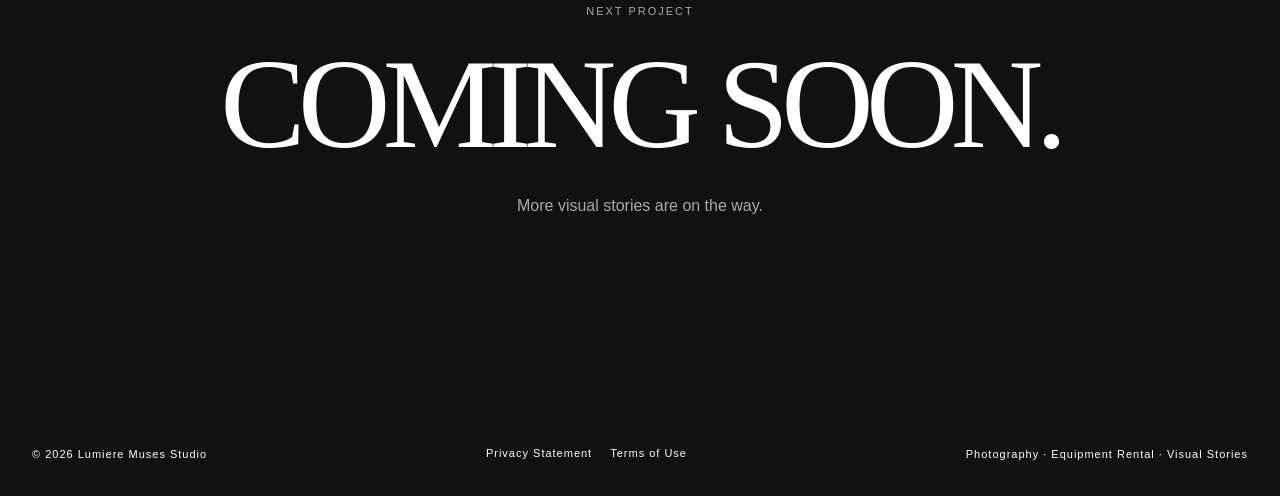
<file: projects.html>
<!DOCTYPE html>

<html lang="en">

<head>

    <meta charset="UTF-8">

    <meta name="viewport"
          content="width=device-width, initial-scale=1.0">

    <meta name="description"
          content="Explore original photography projects and visual stories by Lumiere Muses Studio.">

    <meta name="theme-color"
          content="#f7f6f2">

    <link rel="icon"
          href="favicon.svg"
          type="image/svg+xml">

    <title>
        Projects | Lumiere Muses Studio
    </title>

    <link rel="stylesheet"
          href="style.css?v=20260919">

    <script src="mobile-nav.js"
            defer></script>

    <script src="cookie-consent.js"
            defer></script>

    <script src="external-link-notice.js"
            defer></script>

    <script src="one-roll-reveal.js"
            defer></script>

    <script src="one-roll-carousel.js"
            defer></script>

</head>


<body>

<a class="skip-link"
   href="#main-content">

    Skip to main content

</a>


<!-- =========================================
     NAVIGATION
========================================= -->

<header class="navbar">

    <div class="container nav-container">

        <button class="mobile-nav-toggle"
                type="button"
                data-mobile-nav-toggle
                aria-controls="primary-navigation"
                aria-expanded="false">

            <span class="visually-hidden"
                  data-mobile-nav-label>
                Open navigation
            </span>

            <span class="mobile-nav-line mobile-nav-line-top"
                  aria-hidden="true"></span>

            <span class="mobile-nav-line mobile-nav-line-middle"
                  aria-hidden="true"></span>

            <span class="mobile-nav-line mobile-nav-line-bottom"
                  aria-hidden="true"></span>

        </button>

        <a class="logo"
           href="index.html">

            LUMIERE MUSES

        </a>


        <nav class="nav-links"
             id="primary-navigation"
             data-primary-navigation
             aria-label="Primary navigation">

            <a href="index.html">HOME</a>

            <a href="rental.html">RENTAL</a>

            <a href="projects.html"
               aria-current="page">PROJECTS</a>

            <a href="collaboration.html">COLLABORATION</a>

            <a href="about.html">ABOUT</a>

            <a href="contact.html">CONTACT</a>

        </nav>

    </div>

</header>


<main id="main-content">



<!-- =========================================
     PROJECT HEADER
========================================= -->

<section class="page-header">

    <div class="container">

        <p class="eyebrow">
            VISUAL STORIES
        </p>

        <h1>
            Projects.
        </h1>

        <p>

            Personal observations, experiments and
            visual stories created by Lumiere Muses.

        </p>

    </div>

</section>


<!-- =========================================
     ONE ROLL ONE STORY
========================================= -->

<section class="section one-roll-intro"
         id="one-roll">

    <div class="container">

        <div class="one-roll-hero">

            <div class="one-roll-copy">

                <p class="eyebrow">
                    ONE ROLL PROJECT
                </p>

                <h2>
                    One Roll,<br>
                    One Story.
                </h2>

                <p class="large-text">
                    A slow visual project that invites people
                    to notice the everyday—one roll, one
                    perspective, one story at a time.
                </p>

                <div class="button-row">

                    <a class="button button-dark"
                       href="https://www.instagram.com/oneroll.project/"
                       target="_blank"
                       rel="noopener">

                        Follow @oneroll.project ↗

                    </a>

                    <button class="button button-light"
                            type="button"
                            data-one-roll-toggle
                            aria-controls="how-it-works"
                            aria-expanded="false">

                        <span data-one-roll-toggle-label>
                            How It Works
                        </span>

                        <span data-one-roll-toggle-icon
                              aria-hidden="true">
                            ↓
                        </span>

                    </button>

                </div>

            </div>


            <div class="one-roll-mark"
                 aria-hidden="true">

                <span class="one-roll-mark-number">
                    01
                </span>

                <span class="one-roll-mark-title">
                    ONE<br>
                    ROLL
                </span>

                <span class="one-roll-mark-title one-roll-mark-story">
                    ONE<br>
                    STORY
                </span>

            </div>

        </div>

    </div>

</section>



<!-- =========================================
     ONE ROLL DETAILS
========================================= -->

<div class="one-roll-details"
     id="how-it-works"
     data-one-roll-details
     role="region"
     aria-labelledby="one-roll-how-it-works-title">

<div class="one-roll-details-content">


<!-- =========================================
     ONE ROLL PROCESS
========================================= -->

<section class="section light-section one-roll-process">

    <div class="container">

        <div class="one-roll-section-heading">

            <div>

                <p class="eyebrow">
                    HOW IT WORKS
                </p>

                <h2 id="one-roll-how-it-works-title">
                    A story in three acts.
                </h2>

            </div>

            <p>
                There is no perfect frame—only your point of view.
            </p>

        </div>

        <div class="one-roll-process-grid">

            <article class="one-roll-step">

                <span class="one-roll-step-number">
                    01
                </span>

                <h3>
                    Take the Roll
                </h3>

                <p>
                    Begin with an open brief and make the story your own.
                </p>

            </article>

            <article class="one-roll-step">

                <span class="one-roll-step-number">
                    02
                </span>

                <h3>
                    Live the Story
                </h3>

                <p>
                    Photograph the people, places and small moments that shape your everyday.
                </p>

            </article>

            <article class="one-roll-step">

                <span class="one-roll-step-number">
                    03
                </span>

                <h3>
                    Reveal the Frames
                </h3>

                <p>
                    When the roll is complete, its frames become a personal record worth sharing.
                </p>

            </article>

        </div>

    </div>

</section>



<!-- =========================================
     ONE ROLL STORIES
========================================= -->

<section class="section one-roll-stories">

    <div class="container">

        <div class="one-roll-stories-layout">

            <div>

                <p class="eyebrow">
                    LATEST STORIES
                </p>

                <h2 id="one-roll-stories-title">
                    Follow each frame.
                </h2>

            </div>

            <div>

                <p class="large-text">
                    Follow along as each completed roll reveals a new point of view.
                </p>

                <a class="text-link"
                   href="https://www.instagram.com/oneroll.project/"
                   target="_blank"
                   rel="noopener">

                    View latest stories on Instagram ↗

                </a>

            </div>

        </div>


        <div class="one-roll-carousel"
             data-one-roll-carousel
             role="region"
             aria-roledescription="carousel"
             aria-labelledby="one-roll-stories-title">

            <button class="one-roll-carousel-control"
                    type="button"
                    data-one-roll-previous
                    hidden
                    aria-controls="one-roll-story-track"
                    aria-label="Show previous One Roll story">

                <span aria-hidden="true">
                    ‹
                </span>

            </button>


            <div class="one-roll-carousel-viewport">

                <div class="one-roll-story-grid"
                     id="one-roll-story-track"
                     data-one-roll-story-track>

                    <article class="one-roll-story"
                             data-one-roll-story
                             data-one-roll-story-name="Project 001, University Student">

                        <a class="one-roll-story-link"
                           href="https://www.instagram.com/oneroll.project/p/DbyILrOGdj3/"
                           target="_blank"
                           rel="noopener noreferrer"
                           aria-label="Open Project 001, University Student, on Instagram in a new tab">

                            <img src="one roll, one story/ORP - 001/1.jpg"
                                 width="1080"
                                 height="1350"
                                 loading="lazy"
                                 decoding="async"
                                 alt="One Roll Project 001 poster showing three university students in Kuala Lumpur, Malaysia.">

                            <span class="one-roll-story-caption">

                                <span>
                                    Project 001
                                </span>

                                <span>
                                    University Student · 21 days · 27 frames ↗
                                </span>

                            </span>

                        </a>

                    </article>


                    <article class="one-roll-story"
                             data-one-roll-story
                             data-one-roll-story-name="Project 002, Beauty Therapist">

                        <a class="one-roll-story-link"
                           href="https://www.instagram.com/oneroll.project/p/DcWjIJJGSOh/"
                           target="_blank"
                           rel="noopener noreferrer"
                           aria-label="Open Project 002, Beauty Therapist, on Instagram in a new tab">

                            <img src="one roll, one story/ORP - 002/1.jpg"
                                 width="1080"
                                 height="1350"
                                 loading="lazy"
                                 decoding="async"
                                 alt="One Roll Project 002 poster showing a beauty therapist at work behind the scenes.">

                            <span class="one-roll-story-caption">

                                <span>
                                    Project 002
                                </span>

                                <span>
                                    Beauty Therapist · 20 days · 27 frames ↗
                                </span>

                            </span>

                        </a>

                    </article>

                </div>

            </div>


            <button class="one-roll-carousel-control"
                    type="button"
                    data-one-roll-next
                    hidden
                    aria-controls="one-roll-story-track"
                    aria-label="Show next One Roll story">

                <span aria-hidden="true">
                    ›
                </span>

            </button>


            <p class="visually-hidden"
               data-one-roll-carousel-status
               aria-live="polite"
               aria-atomic="true"></p>

        </div>

    </div>

</section>


</div>

</div>





<!-- =========================================
     COMING SOON
========================================= -->

<section class="coming-section">

    <div class="container coming-content">

        <p class="eyebrow">
            NEXT PROJECT
        </p>

        <h2>
            COMING SOON.
        </h2>

        <p>
            More visual stories are on the way.
        </p>

    </div>

</section>



</main>

<!-- =========================================
     FOOTER
========================================= -->

<footer>

    <div class="container footer-container">

        <span>
            © 2026 Lumiere Muses Studio
        </span>

        <nav class="footer-links"
             aria-label="Legal information">

            <a href="privacy.html">
                Privacy Statement
            </a>

            <a href="terms.html">
                Terms of Use
            </a>

        </nav>

        <span>
            Photography · Equipment Rental · Visual Stories
        </span>

    </div>

</footer>


</body>

</html>
</file>
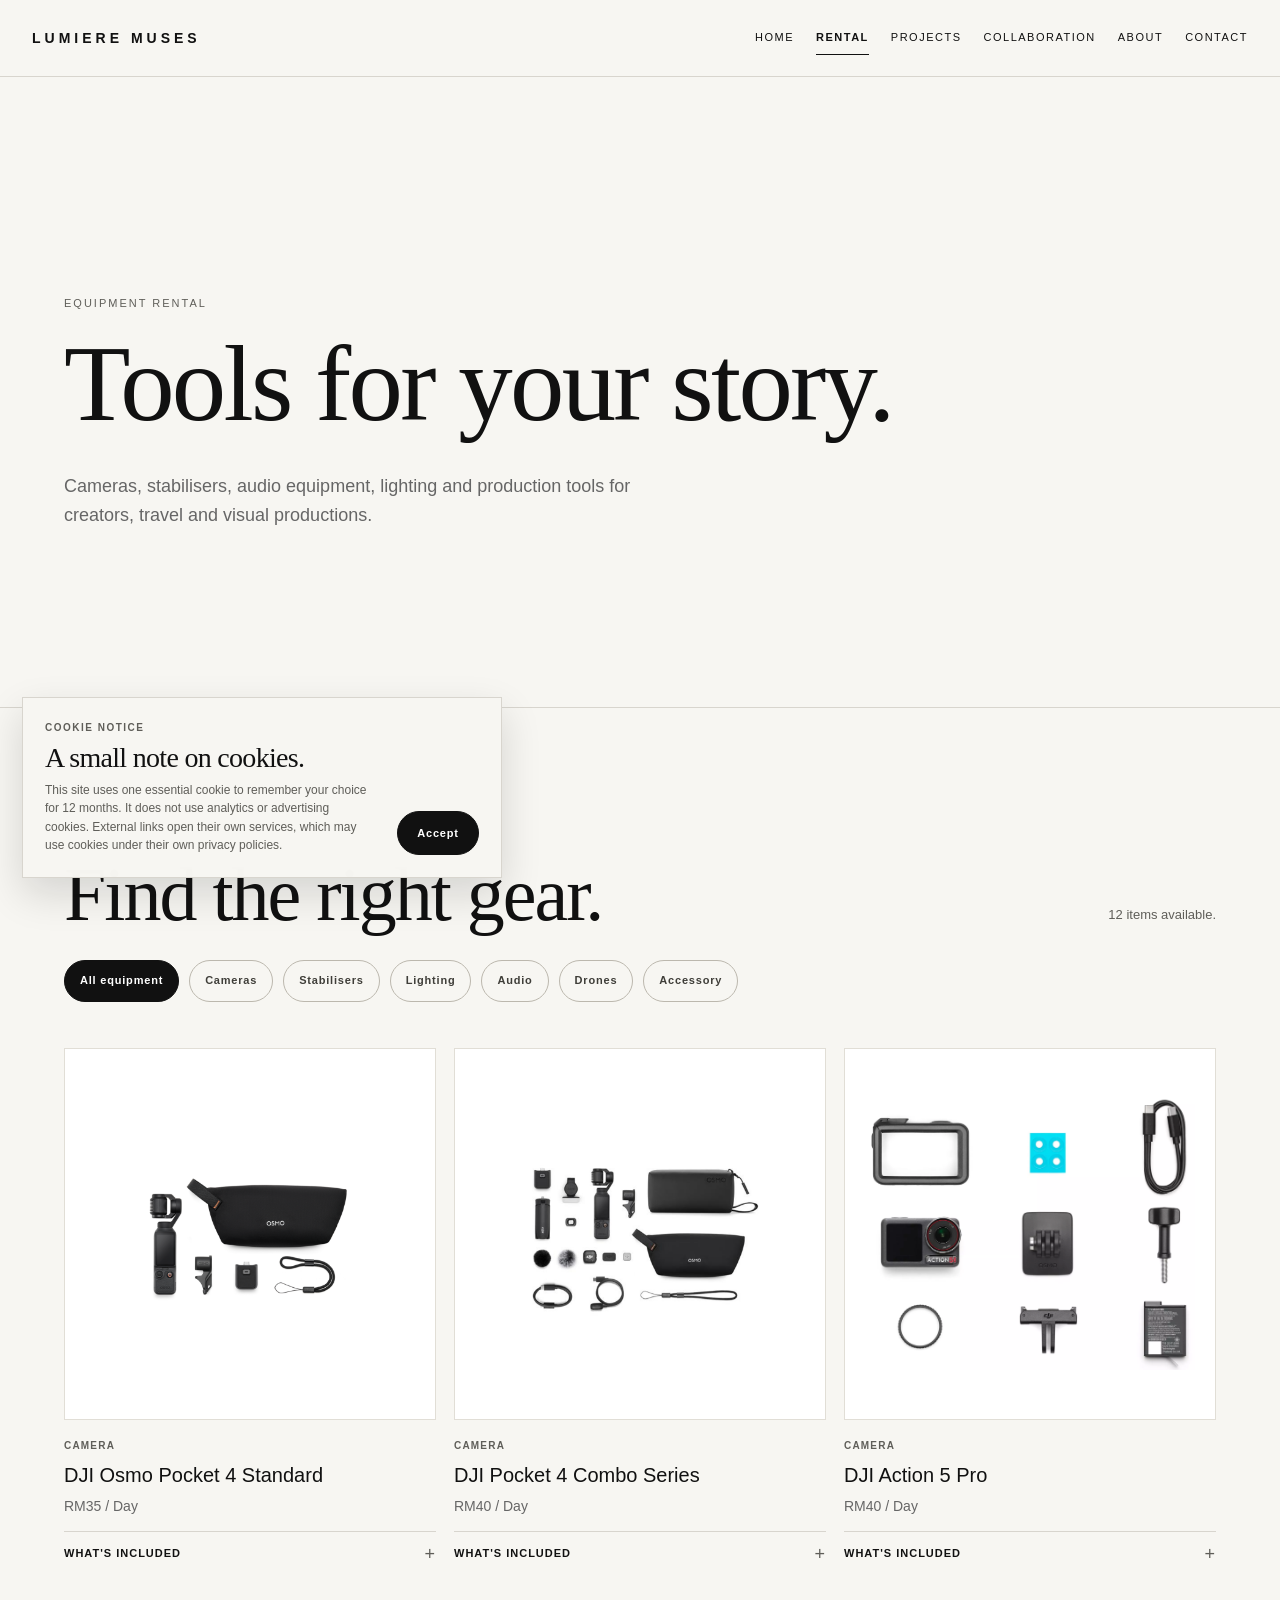
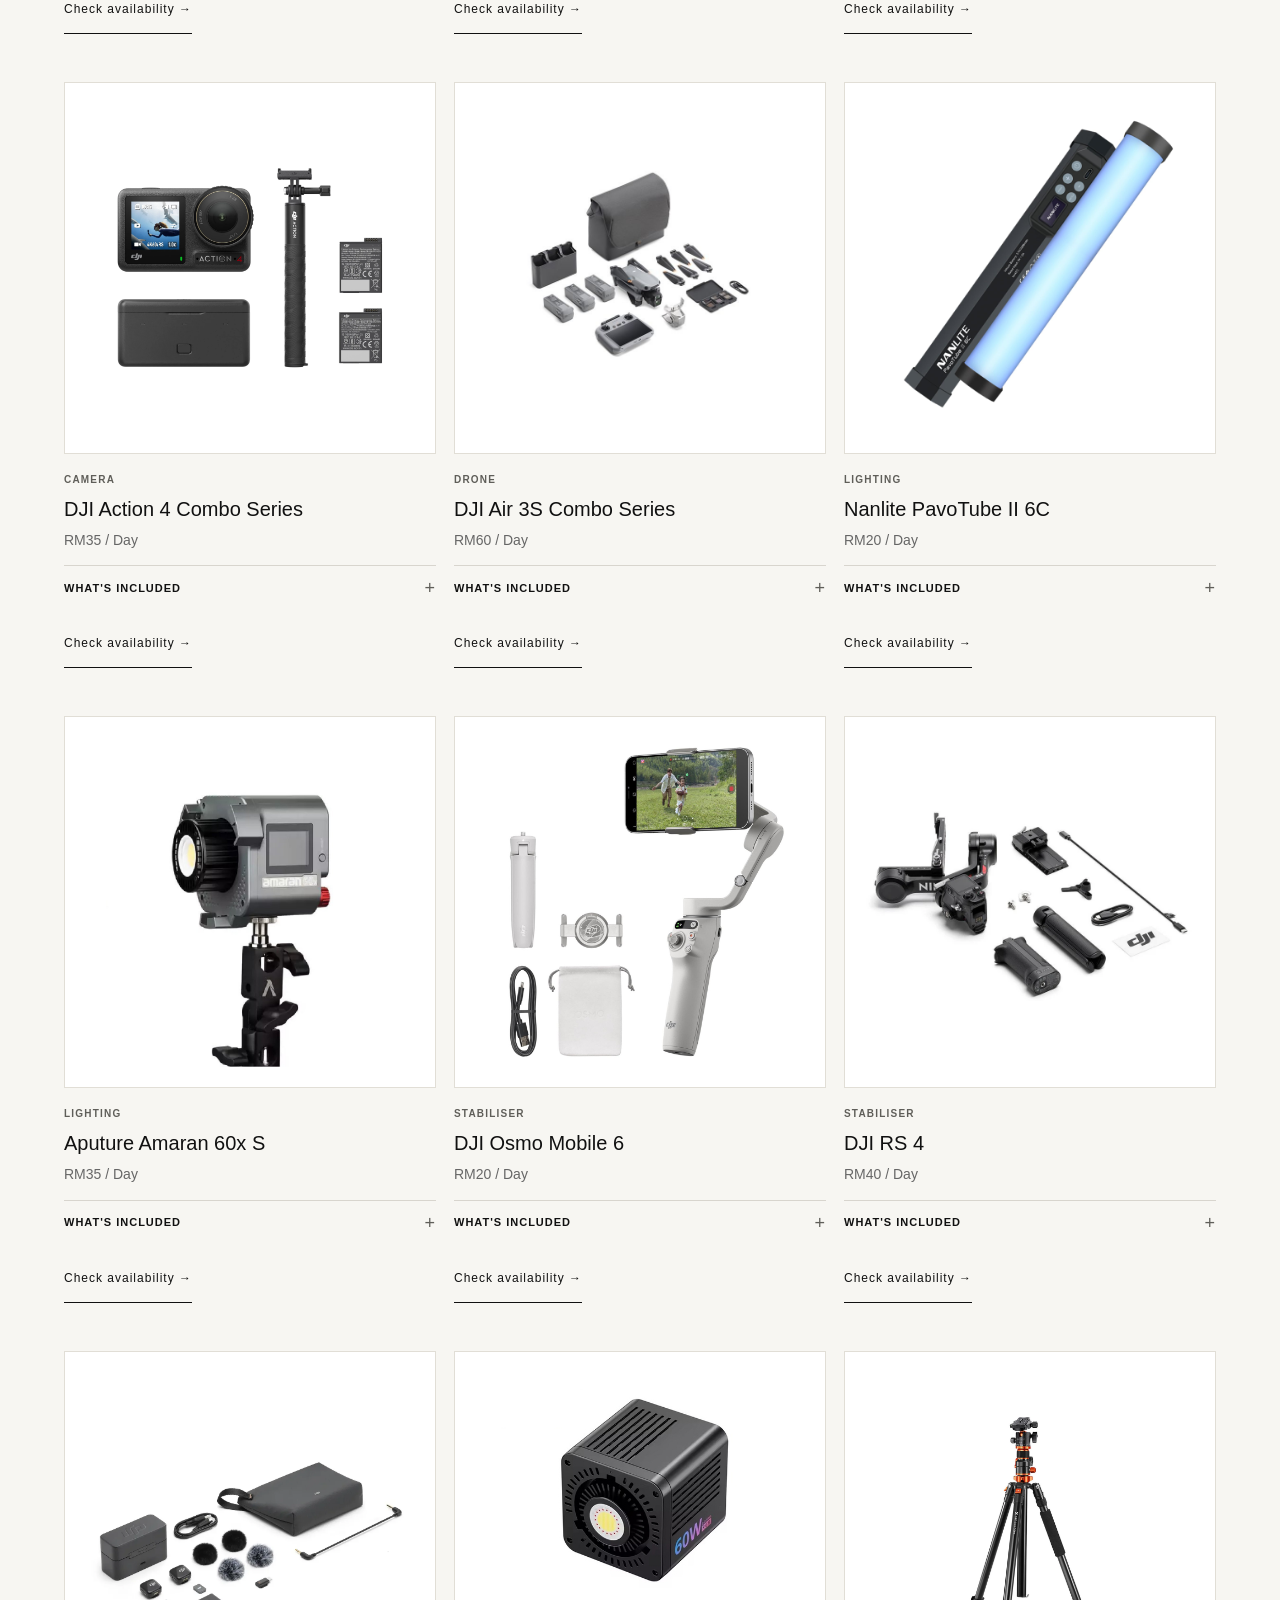
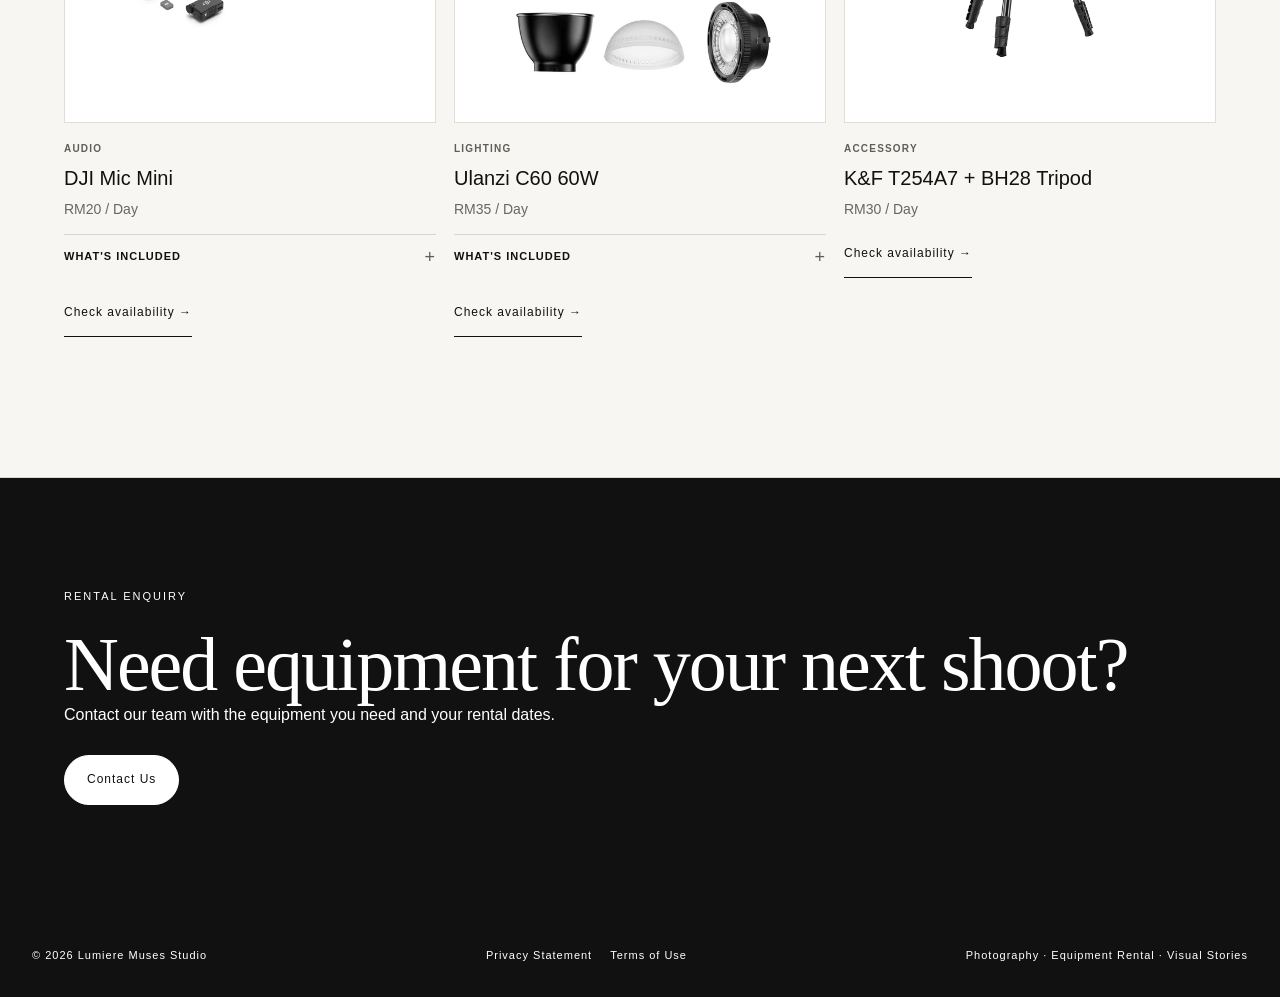
<file: rental.html>
<!DOCTYPE html>

<html lang="en">

<head>

    <meta charset="UTF-8">

    <meta name="viewport"
          content="width=device-width, initial-scale=1.0">

    <meta name="description"
          content="Rent cameras, lighting, stabilisers, audio gear and production tools from Lumiere Muses Studio.">

    <meta name="theme-color"
          content="#f7f6f2">

    <link rel="icon"
          href="favicon.svg"
          type="image/svg+xml">

    <title>
        Equipment Rental | Lumiere Muses Studio
    </title>

    <link rel="stylesheet"
          href="style.css?v=20260919">

    <script src="mobile-nav.js"
            defer></script>

    <script src="cookie-consent.js"
            defer></script>

    <script src="external-link-notice.js"
            defer></script>

    <script src="click-effect.js"
            defer></script>

    <script src="rental-filter.js"
            defer></script>

</head>


<body>

<a class="skip-link"
   href="#main-content">

    Skip to main content

</a>


<!-- =========================================
     NAVIGATION
========================================= -->

<header class="navbar">

    <div class="container nav-container">

        <button class="mobile-nav-toggle"
                type="button"
                data-mobile-nav-toggle
                aria-controls="primary-navigation"
                aria-expanded="false">

            <span class="visually-hidden"
                  data-mobile-nav-label>
                Open navigation
            </span>

            <span class="mobile-nav-line mobile-nav-line-top"
                  aria-hidden="true"></span>

            <span class="mobile-nav-line mobile-nav-line-middle"
                  aria-hidden="true"></span>

            <span class="mobile-nav-line mobile-nav-line-bottom"
                  aria-hidden="true"></span>

        </button>

        <a class="logo"
           href="index.html">

            LUMIERE MUSES

        </a>


        <nav class="nav-links"
             id="primary-navigation"
             data-primary-navigation
             aria-label="Primary navigation">

            <a href="index.html">HOME</a>

            <a href="rental.html"
               aria-current="page">RENTAL</a>

            <a href="projects.html">PROJECTS</a>

            <a href="collaboration.html">COLLABORATION</a>

            <a href="about.html">ABOUT</a>

            <a href="contact.html">CONTACT</a>

        </nav>

    </div>

</header>


<main id="main-content">



<!-- =========================================
     RENTAL HEADER
========================================= -->

<section class="page-header">

    <div class="container">

        <p class="eyebrow">
            EQUIPMENT RENTAL
        </p>

        <h1>
            Tools for your story.
        </h1>

        <p>

            Cameras, stabilisers, audio equipment,
            lighting and production tools for creators,
            travel and visual productions.

        </p>

    </div>

</section>



<!-- =========================================
     ALL EQUIPMENT
========================================= -->

<section class="section">

    <div class="container">

        <div class="rental-catalogue-heading">

            <div>

                <p class="eyebrow">
                    EQUIPMENT CATALOGUE
                </p>

                <h2>
                    Find the right gear.
                </h2>

            </div>

            <p class="rental-result"
               aria-live="polite"
               data-equipment-result>

                12 items available

            </p>

        </div>

        <div class="equipment-filters"
             data-equipment-filters
             aria-label="Filter equipment by category"
             hidden>

            <button class="equipment-filter is-active"
                    type="button"
                    data-filter="all"
                    aria-pressed="true">

                All equipment

            </button>

            <button class="equipment-filter"
                    type="button"
                    data-filter="camera"
                    aria-pressed="false">

                Cameras

            </button>

            <button class="equipment-filter"
                    type="button"
                    data-filter="stabiliser"
                    aria-pressed="false">

                Stabilisers

            </button>

            <button class="equipment-filter"
                    type="button"
                    data-filter="lighting"
                    aria-pressed="false">

                Lighting

            </button>

            <button class="equipment-filter"
                    type="button"
                    data-filter="audio"
                    aria-pressed="false">

                Audio

            </button>

            <button class="equipment-filter"
                    type="button"
                    data-filter="drone"
                    aria-pressed="false">

                Drones

            </button>

            <button class="equipment-filter"
                    type="button"
                    data-filter="accessory"
                    aria-pressed="false">

                Accessory

            </button>

        </div>

        <div class="equipment-grid"
             data-equipment-grid>


            <!-- NANLITE PAVOTUBE II 6C -->

            <article class="equipment-card"
                     data-category="lighting">

                <div class="equipment-image">

                    <img src="images/Equipment/Nanlite PavoTube II 6C.jpg"
                         alt="Nanlite PavoTube II 6C"
                         width="1600"
                         height="1600"
                         loading="lazy"
                         decoding="async">

                </div>

                <p class="equipment-type">
                    Lighting
                </p>

                <h3>
                    Nanlite PavoTube II 6C
                </h3>

                <p>
                    RM20 / Day
                </p>

                <details class="equipment-contents"
                         data-equipment-contents>

                    <summary>
                        What's included
                    </summary>

                    <div class="equipment-contents-body">

                        <p class="equipment-contents-label">
                            In the kit
                        </p>

                        <ul>
                            <li>PavoTube II 6C × 1</li>
                            <li>Safety Strap × 1</li>
                            <li>Carrying Bag × 1</li>
                            <li>USB Type-C Charging Cable × 1</li>
                        </ul>

                    </div>

                </details>

                <a class="text-link equipment-enquiry"
                   href="https://wa.me/60167230231?text=Hi%20Lumiere%20Muses%20Studio%2C%20I%27d%20like%20to%20check%20the%20availability%20of%20the%20Nanlite%20PavoTube%20II%206C."
                   target="_blank"
                   rel="noopener"
                   aria-label="Check availability for Nanlite PavoTube II 6C">

                    Check availability →

                </a>

            </article>



            <!-- AMARAN 60X S -->

            <article class="equipment-card"
                     data-category="lighting">

                <div class="equipment-image">

                    <img src="images/Equipment/Aputure Amaran 60x S.jpg"
                         alt="Aputure Amaran 60x S"
                         width="1000"
                         height="1000"
                         loading="lazy"
                         decoding="async">

                </div>

                <p class="equipment-type">
                    Lighting
                </p>

                <h3>
                    Aputure Amaran 60x S
                </h3>

                <p>
                    RM35 / Day
                </p>

                <details class="equipment-contents"
                         data-equipment-contents>

                    <summary>
                        What's included
                    </summary>

                    <div class="equipment-contents-body">

                        <p class="equipment-contents-label">
                            In the kit
                        </p>

                        <ul>
                            <li>Amaran COB 60x S × 1</li>
                            <li>Bowens Mount Protection Cover × 1</li>
                            <li>Bowens Mount Hyper Reflector (Mini) × 1</li>
                            <li>Diffusion Cover for Hyper Reflector (Mini) × 1</li>
                            <li>1/4-20 in Mounting Pin × 1</li>
                            <li>Tilting Stand Adapter with Umbrella Mount × 1</li>
                            <li>AC Power Supply × 1</li>
                            <li>AC Power Cable × 1</li>
                            <li>EPP Carrying Case × 1</li>
                        </ul>

                        <p class="equipment-contents-label">
                            Available add-ons
                        </p>

                        <ul>
                            <li>Amaran COB 60 Battery Grip Handheld Bracket × 1</li>
                            <li>Dual NP-F Battery Plate for DC Barrel (5.5 mm) × 1</li>
                            <li>F970 Battery (7,800 mAh) × 4</li>
                        </ul>

                    </div>

                </details>

                <a class="text-link equipment-enquiry"
                   href="https://wa.me/60167230231?text=Hi%20Lumiere%20Muses%20Studio%2C%20I%27d%20like%20to%20check%20the%20availability%20of%20the%20Aputure%20Amaran%2060x%20S."
                   target="_blank"
                   rel="noopener"
                   aria-label="Check availability for Aputure Amaran 60x S">

                    Check availability →

                </a>

            </article>



            <!-- DJI MOBILE 6 -->

            <article class="equipment-card"
                     data-category="stabiliser">

                <div class="equipment-image">

                    <img src="images/Equipment/DJI Osmo Mobile 6.jpg"
                         alt="DJI Osmo Mobile 6"
                         width="1200"
                         height="1200"
                         loading="lazy"
                         decoding="async">

                </div>

                <p class="equipment-type">
                    Stabiliser
                </p>

                <h3>
                    DJI Osmo Mobile 6
                </h3>

                <p>
                    RM20 / Day
                </p>

                <details class="equipment-contents"
                         data-equipment-contents>

                    <summary>
                        What's included
                    </summary>

                    <div class="equipment-contents-body">

                        <p class="equipment-contents-label">
                            In the kit
                        </p>

                        <ul>
                            <li>Osmo Mobile 6 × 1</li>
                            <li>Grip Tripod × 1</li>
                            <li>DJI OM Magnetic Phone Clamp 3 × 1</li>
                            <li>Storage Pouch × 1</li>
                        </ul>

                    </div>

                </details>

                <a class="text-link equipment-enquiry"
                   href="https://wa.me/60167230231?text=Hi%20Lumiere%20Muses%20Studio%2C%20I%27d%20like%20to%20check%20the%20availability%20of%20the%20DJI%20Osmo%20Mobile%206."
                   target="_blank"
                   rel="noopener"
                   aria-label="Check availability for DJI Osmo Mobile 6">

                    Check availability →

                </a>

            </article>



            <!-- DJI RS 4 -->

            <article class="equipment-card"
                     data-category="stabiliser">

                <div class="equipment-image">

                    <img src="images/Equipment/DJI RS 4.webp"
                         alt="DJI RS 4"
                         width="800"
                         height="800"
                         loading="lazy"
                         decoding="async">

                </div>

                <p class="equipment-type">
                    Stabiliser
                </p>

                <h3>
                    DJI RS 4
                </h3>

                <p>
                    RM40 / Day
                </p>

                <details class="equipment-contents"
                         data-equipment-contents>

                    <summary>
                        What's included
                    </summary>

                    <div class="equipment-contents-body">

                        <p class="equipment-contents-label">
                            In the kit
                        </p>

                        <ul>
                            <li>Gimbal × 1</li>
                            <li>Quick-Release Plate (Arca-Swiss/Manfrotto) × 1</li>
                            <li>Multi-Camera Control Cable (USB-C, 30 cm) × 1</li>
                            <li>BG21 Battery Grip × 1</li>
                            <li>Extended Grip/Tripod (Plastic) × 1</li>
                            <li>DJI RS Intelligent Tracking Module × 1</li>
                            <li>DJI RS Intelligent Tracking Module Adapter Mount × 1</li>
                        </ul>

                    </div>

                </details>

                <a class="text-link equipment-enquiry"
                   href="https://wa.me/60167230231?text=Hi%20Lumiere%20Muses%20Studio%2C%20I%27d%20like%20to%20check%20the%20availability%20of%20the%20DJI%20RS%204."
                   target="_blank"
                   rel="noopener"
                   aria-label="Check availability for DJI RS 4">

                    Check availability →

                </a>

            </article>



            <!-- DJI MIC MINI -->

            <article class="equipment-card"
                     data-category="audio">

                <div class="equipment-image">

                    <img src="images/Equipment/DJI Mic Mini.webp"
                         alt="DJI Mic Mini"
                         width="1119"
                         height="1119"
                         loading="lazy"
                         decoding="async">

                </div>

                <p class="equipment-type">
                    Audio
                </p>

                <h3>
                    DJI Mic Mini
                </h3>

                <p>
                    RM20 / Day
                </p>

                <details class="equipment-contents"
                         data-equipment-contents>

                    <summary>
                        What's included
                    </summary>

                    <div class="equipment-contents-body">

                        <p class="equipment-contents-label">
                            In the kit
                        </p>

                        <ul>
                            <li>DJI Mic Mini Transmitter (Infinity Black) × 2</li>
                            <li>DJI Mic Mini Receiver × 1</li>
                            <li>DJI Mic Mini Charging Case × 1</li>
                            <li>DJI Mic Mini Camera Audio Cable (3.5 mm to 3.5 mm) × 1</li>
                            <li>DJI Mic Mini Mobile Phone Adapter (Type-C) × 1</li>
                            <li>DJI Mic Mini Windscreen (Black) × 2</li>
                            <li>DJI Mic Mini Clip Magnet × 2</li>
                            <li>DJI Mic Mini Carrying Pouch × 1</li>
                        </ul>

                    </div>

                </details>

                <a class="text-link equipment-enquiry"
                   href="https://wa.me/60167230231?text=Hi%20Lumiere%20Muses%20Studio%2C%20I%27d%20like%20to%20check%20the%20availability%20of%20the%20DJI%20Mic%20Mini."
                   target="_blank"
                   rel="noopener"
                   aria-label="Check availability for DJI Mic Mini">

                    Check availability →

                </a>

            </article>



            <!-- DJI ACTION 5 PRO -->

            <article class="equipment-card"
                     data-category="camera"
                     data-order="3">

                <div class="equipment-image">

                    <img src="images/Equipment/DJI Osmo Action 5 Pro.webp"
                         alt="DJI Osmo Action 5 Pro"
                         width="1500"
                         height="1242"
                         loading="lazy"
                         decoding="async">

                </div>

                <p class="equipment-type">
                    Camera
                </p>

                <h3>
                    DJI Action 5 Pro
                </h3>

                <p>
                    RM40 / Day
                </p>

                <details class="equipment-contents"
                         data-equipment-contents>

                    <summary>
                        What's included
                    </summary>

                    <div class="equipment-contents-body">

                        <p class="equipment-contents-label">
                            In the kit
                        </p>

                        <ul>
                            <li>Osmo Action 5 Pro × 1</li>
                            <li>Osmo Action Horizontal-Vertical Mount × 1</li>
                            <li>Osmo Action Extreme Battery Plus (1,950 mAh) × 1</li>
                            <li>Osmo Action Quick-Release Adapter Mount × 1</li>
                            <li>Osmo Locking Screw × 1</li>
                            <li>Osmo 1.5 m Extension Rod × 1</li>
                            <li>Lexar Blue Plus 128GB V30 × 1</li>
                            <li>Type-C to Type-C Cable × 1</li>
                        </ul>

                        <p class="equipment-contents-label">
                            Available add-ons
                        </p>

                        <ul>
                            <li>Osmo Action Diving Accessory Kit</li>
                            <li>Osmo Action Hanging Neck Mount</li>
                            <li>Osmo Backpack Strap Mount</li>
                            <li>Osmo 1.6 m Tripod Selfie Stick</li>
                        </ul>

                    </div>

                </details>

                <a class="text-link equipment-enquiry"
                   href="https://wa.me/60167230231?text=Hi%20Lumiere%20Muses%20Studio%2C%20I%27d%20like%20to%20check%20the%20availability%20of%20the%20DJI%20Osmo%20Action%205%20Pro."
                   target="_blank"
                   rel="noopener"
                   aria-label="Check availability for DJI Osmo Action 5 Pro">

                    Check availability →

                </a>

            </article>



            <!-- DJI AIR 3S -->

            <article class="equipment-card"
                     data-category="drone"
                     data-order="5">

                <div class="equipment-image">

                    <img src="images/Equipment/DJI Air 3S Combo Series.jpg"
                         alt="DJI Air 3S Combo Series"
                         width="700"
                         height="700"
                         loading="lazy"
                         decoding="async">

                </div>

                <p class="equipment-type">
                    Drone
                </p>

                <h3>
                    DJI Air 3S Combo Series
                </h3>

                <p>
                    RM60 / Day
                </p>

                <details class="equipment-contents"
                         data-equipment-contents>

                    <summary>
                        What's included
                    </summary>

                    <div class="equipment-contents-body">

                        <p class="equipment-contents-label">
                            In the kit
                        </p>

                        <ul>
                            <li>DJI Air 3S × 1</li>
                            <li>DJI RC 2 Remote Controller × 1</li>
                            <li>Intelligent Flight Battery × 3</li>
                            <li>Battery Charging Hub × 1</li>
                            <li>ND Filter Set (ND8/32/128) × 1</li>
                            <li>DJI Shoulder Bag × 1</li>
                            <li>Gimbal Protector × 1</li>
                            <li>SanDisk Extreme PRO 128GB V30 × 1</li>
                            <li>SanDisk Extreme 128GB V30 × 1</li>
                        </ul>

                    </div>

                </details>

                <a class="text-link equipment-enquiry"
                   href="https://wa.me/60167230231?text=Hi%20Lumiere%20Muses%20Studio%2C%20I%27d%20like%20to%20check%20the%20availability%20of%20the%20DJI%20Air%203S%20Combo%20Series."
                   target="_blank"
                   rel="noopener"
                   aria-label="Check availability for DJI Air 3S Combo Series">

                    Check availability →

                </a>

            </article>



            <!-- DJI ACTION 4 -->

            <article class="equipment-card"
                     data-category="camera"
                     data-order="4">

                <div class="equipment-image">

                    <img src="images/Equipment/DJI Osmo Action 4 Combo Series.webp"
                         alt="DJI Osmo Action 4 Combo Series"
                         width="2560"
                         height="2560"
                         loading="lazy"
                         decoding="async">

                </div>

                <p class="equipment-type">
                    Camera
                </p>

                <h3>
                    DJI Action 4 Combo Series
                </h3>

                <p>
                    RM35 / Day
                </p>

                <details class="equipment-contents"
                         data-equipment-contents>

                    <summary>
                        What's included
                    </summary>

                    <div class="equipment-contents-body">

                        <p class="equipment-contents-label">
                            In the kit
                        </p>

                        <ul>
                            <li>Osmo Action 4 × 1</li>
                            <li>Osmo Action Horizontal-Vertical Mount × 1</li>
                            <li>Osmo Action Extreme Battery × 3</li>
                            <li>Osmo Action Quick-Release Adapter Mount × 1</li>
                            <li>Osmo Locking Screw × 1</li>
                            <li>Osmo Action Multifunctional Battery Case × 1</li>
                            <li>Osmo 1.5 m Extension Rod × 1</li>
                            <li>SanDisk Extreme PRO 128GB V30 × 1</li>
                            <li>Type-C to Type-C Cable × 1</li>
                        </ul>

                        <p class="equipment-contents-label">
                            Available add-ons
                        </p>

                        <ul>
                            <li>Osmo Action Diving Accessory Kit</li>
                            <li>Osmo Action Hanging Neck Mount</li>
                            <li>Osmo Backpack Strap Mount</li>
                            <li>Osmo 1.6 m Tripod Selfie Stick</li>
                        </ul>

                    </div>

                </details>

                <a class="text-link equipment-enquiry"
                   href="https://wa.me/60167230231?text=Hi%20Lumiere%20Muses%20Studio%2C%20I%27d%20like%20to%20check%20the%20availability%20of%20the%20DJI%20Osmo%20Action%204%20Combo%20Series."
                   target="_blank"
                   rel="noopener"
                   aria-label="Check availability for DJI Osmo Action 4 Combo Series">

                    Check availability →

                </a>

            </article>



            <!-- ULANZI C60 60W -->

            <article class="equipment-card"
                     data-category="lighting">

                <div class="equipment-image">

                    <img src="images/Equipment/Ulanzi 60W RGB.jpg"
                         alt="Ulanzi C60 60W"
                         width="600"
                         height="600"
                         loading="lazy"
                         decoding="async">

                </div>

                <p class="equipment-type">
                    Lighting
                </p>

                <h3>
                    Ulanzi C60 60W
                </h3>

                <p>
                    RM35 / Day
                </p>

                <details class="equipment-contents"
                         data-equipment-contents>

                    <summary>
                        What's included
                    </summary>

                    <div class="equipment-contents-body">

                        <p class="equipment-contents-label">
                            In the kit
                        </p>

                        <ul>
                            <li>COB Light × 1</li>
                            <li>Reflector × 1</li>
                            <li>Diffusion Dome × 1</li>
                            <li>Optical Condenser × 1</li>
                        </ul>

                    </div>

                </details>

                <a class="text-link equipment-enquiry"
                   href="https://wa.me/60167230231?text=Hi%20Lumiere%20Muses%20Studio%2C%20I%27d%20like%20to%20check%20the%20availability%20of%20the%20Ulanzi%20C60%2060W."
                   target="_blank"
                   rel="noopener"
                   aria-label="Check availability for Ulanzi C60 60W">

                    Check availability →

                </a>

            </article>



            <!-- K&amp;F TRIPOD -->

            <article class="equipment-card"
                     data-category="accessory">

                <div class="equipment-image">

                    <img src="images/Equipment/K%26F%20T254A7%20%2B%20BH28%20Magnesium%20Alloy%20Tripod.webp"
                         alt="K&amp;F T254A7 and BH28 magnesium alloy tripod"
                         width="2560"
                         height="2560"
                         loading="lazy"
                         decoding="async">

                </div>

                <p class="equipment-type">
                    Accessory
                </p>

                <h3>
                    K&amp;F T254A7 + BH28 Tripod
                </h3>

                <p>
                    RM30 / Day
                </p>

                <a class="text-link equipment-enquiry"
                   href="https://wa.me/60167230231?text=Hi%20Lumiere%20Muses%20Studio%2C%20I%27d%20like%20to%20check%20the%20availability%20of%20the%20K%26F%20T254A7%20%2B%20BH28%20Tripod."
                   target="_blank"
                   rel="noopener"
                   aria-label="Check availability for K&amp;F T254A7 and BH28 tripod">

                    Check availability →

                </a>

            </article>



            <!-- DJI POCKET 4 STANDARD -->

            <article class="equipment-card"
                     data-category="camera"
                     data-order="1">

                <div class="equipment-image">

                    <img src="images/Equipment/DJI Osmo Pocket 4 Standard.webp"
                         alt="DJI Osmo Pocket 4 Standard"
                         width="1080"
                         height="1080"
                         loading="lazy"
                         decoding="async">

                </div>

                <p class="equipment-type">
                    Camera
                </p>

                <h3>
                    DJI Osmo Pocket 4 Standard
                </h3>

                <p>
                    RM35 / Day
                </p>

                <details class="equipment-contents"
                         data-equipment-contents>

                    <summary>
                        What's included
                    </summary>

                    <div class="equipment-contents-body">

                        <p class="equipment-contents-label">
                            In the kit
                        </p>

                        <ul>
                            <li>Osmo Pocket 4 × 1</li>
                            <li>Osmo Pocket 4 Gimbal Clamp × 1</li>
                            <li>Osmo Pocket 4 Handle with 1/4 Thread × 1</li>
                            <li>Osmo Pocket 3 Carrying Bag × 1</li>
                            <li>Osmo Mini Tripod × 1</li>
                            <li>DJI Wrist Strap × 1</li>
                            <li>Type-C to Type-C PD Cable × 1</li>
                        </ul>

                        <p class="equipment-contents-label">
                            Available add-ons
                        </p>

                        <ul>
                            <li>Osmo 1.6 m Tripod Selfie Stick</li>
                        </ul>

                    </div>

                </details>

                <a class="text-link equipment-enquiry"
                   href="https://wa.me/60167230231?text=Hi%20Lumiere%20Muses%20Studio%2C%20I%27d%20like%20to%20check%20the%20availability%20of%20the%20DJI%20Osmo%20Pocket%204%20Standard."
                   target="_blank"
                   rel="noopener"
                   aria-label="Check availability for DJI Osmo Pocket 4 Standard">

                    Check availability →

                </a>

            </article>



            <!-- DJI POCKET 4 COMBO -->

            <article class="equipment-card"
                     data-category="camera"
                     data-order="2">

                <div class="equipment-image">

                    <img src="images/Equipment/DJI Pocket 4 Combo Series.webp"
                         alt="DJI Pocket 4 Combo Series"
                         width="1080"
                         height="1080"
                         loading="lazy"
                         decoding="async">

                </div>

                <p class="equipment-type">
                    Camera
                </p>

                <h3>
                    DJI Pocket 4 Combo Series
                </h3>

                <p>
                    RM40 / Day
                </p>

                <details class="equipment-contents"
                         data-equipment-contents>

                    <summary>
                        What's included
                    </summary>

                    <div class="equipment-contents-body">

                        <p class="equipment-contents-label">
                            In the kit
                        </p>

                        <ul>
                            <li>Osmo Pocket 4 × 1</li>
                            <li>Osmo Pocket 4 Gimbal Clamp × 1</li>
                            <li>Osmo Pocket 4 Handle with 1/4 Thread × 1</li>
                            <li>Osmo Pocket 3 Wide-Angle Lens × 1</li>
                            <li>Osmo Pocket 4 Fill Light × 1</li>
                            <li>Osmo Pocket 3 Carrying Bag × 1</li>
                            <li>Osmo Mini Tripod × 1</li>
                            <li>DJI Wrist Strap × 1</li>
                            <li>Type-C to Type-C PD Cable × 1</li>
                            <li>DJI Mic 3 Transmitter × 1</li>
                            <li>DJI Mic 3 Magnet Clip × 1</li>
                            <li>DJI Mic 3 Windscreen (Black) × 1</li>
                        </ul>

                        <p class="equipment-contents-label">
                            Available add-ons
                        </p>

                        <ul>
                            <li>Osmo 1.6 m Tripod Selfie Stick</li>
                        </ul>

                    </div>

                </details>

                <a class="text-link equipment-enquiry"
                   href="https://wa.me/60167230231?text=Hi%20Lumiere%20Muses%20Studio%2C%20I%27d%20like%20to%20check%20the%20availability%20of%20the%20DJI%20Pocket%204%20Combo%20Series."
                   target="_blank"
                   rel="noopener"
                   aria-label="Check availability for DJI Pocket 4 Combo Series">

                    Check availability →

                </a>

            </article>


        </div>

    </div>

</section>





<!-- =========================================
     RENTAL ENQUIRY
========================================= -->

<section class="section dark-section">

    <div class="container">

        <p class="eyebrow">
            RENTAL ENQUIRY
        </p>

        <h2>
            Need equipment for your next shoot?
        </h2>

        <p>

            Contact our team with the equipment you need
            and your rental dates.

        </p>

        <a class="button button-white"
           href="contact.html">

            Contact Us

        </a>

    </div>

</section>



</main>

<!-- =========================================
     FOOTER
========================================= -->

<footer>

    <div class="container footer-container">

        <span>
            © 2026 Lumiere Muses Studio
        </span>

        <nav class="footer-links"
             aria-label="Legal information">

            <a href="privacy.html">
                Privacy Statement
            </a>

            <a href="terms.html">
                Terms of Use
            </a>

        </nav>

        <span>
            Photography · Equipment Rental · Visual Stories
        </span>

    </div>

</footer>


</body>

</html>
</file>
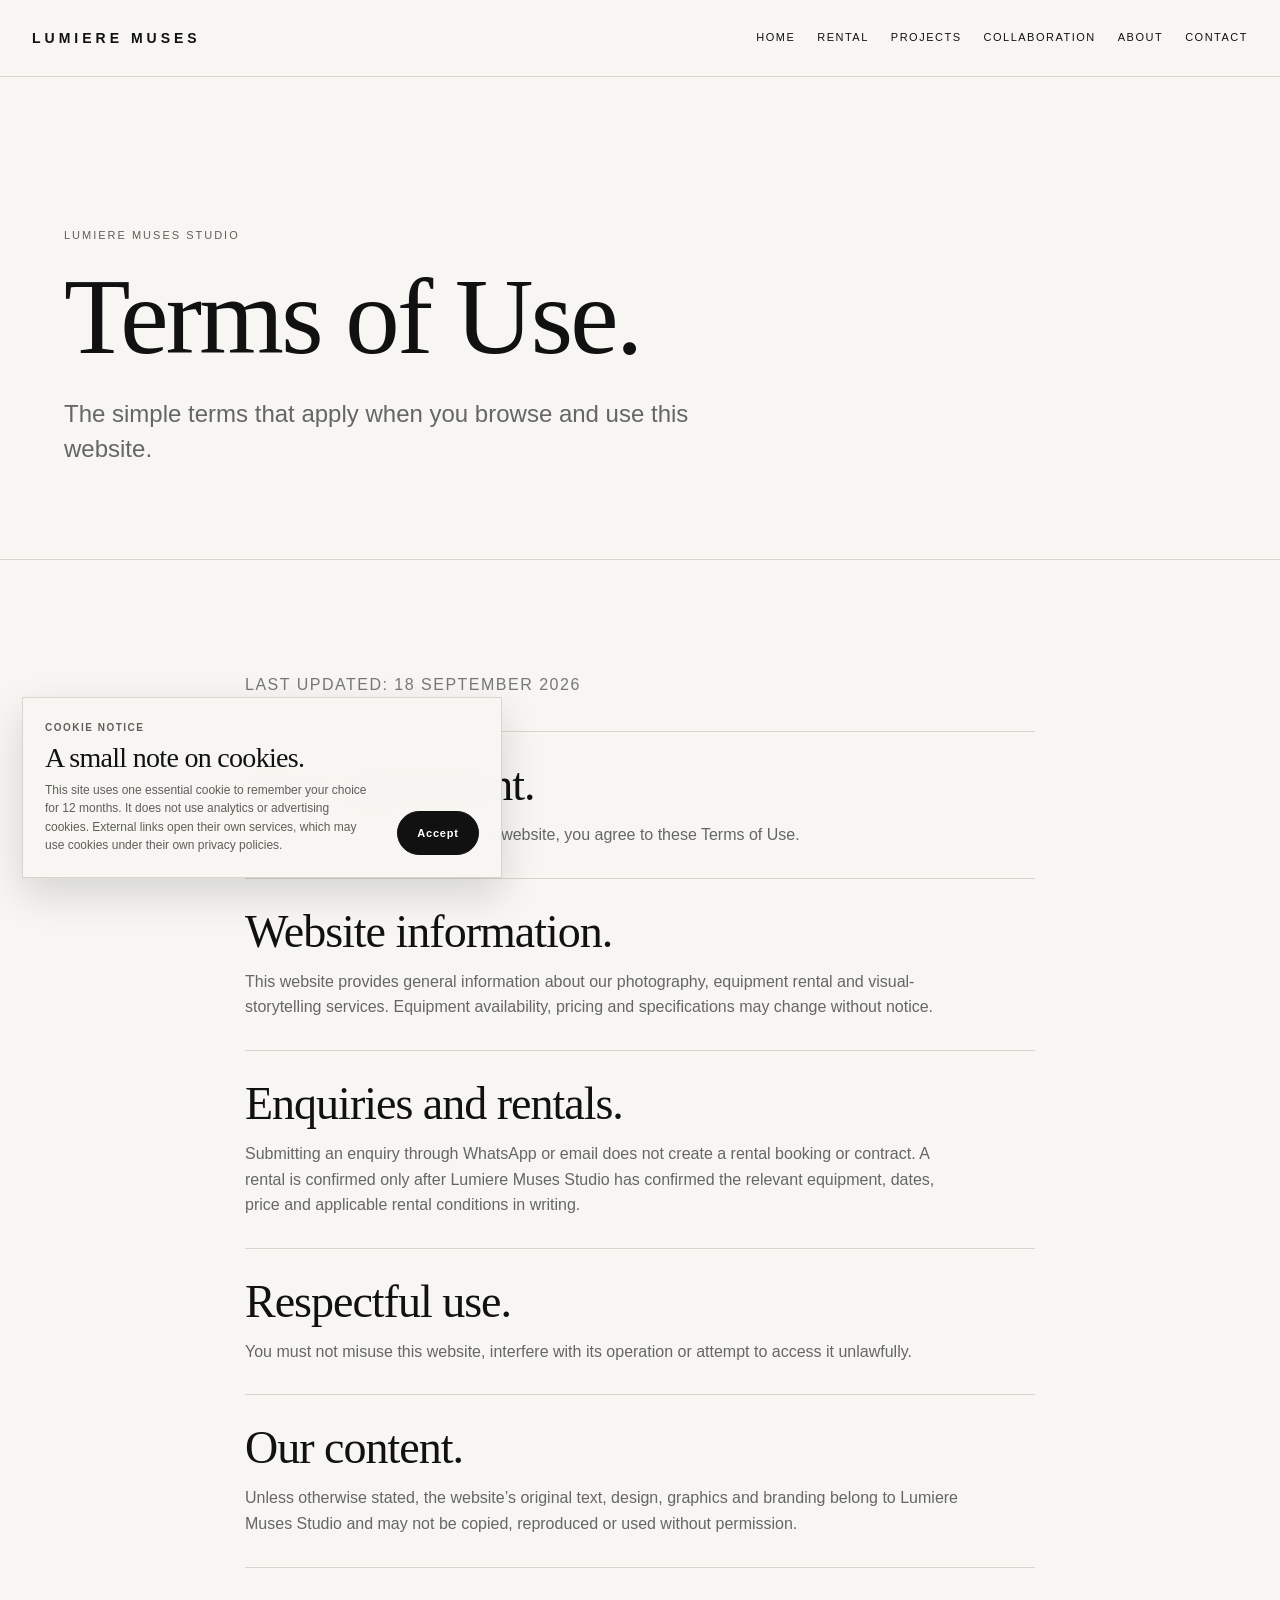
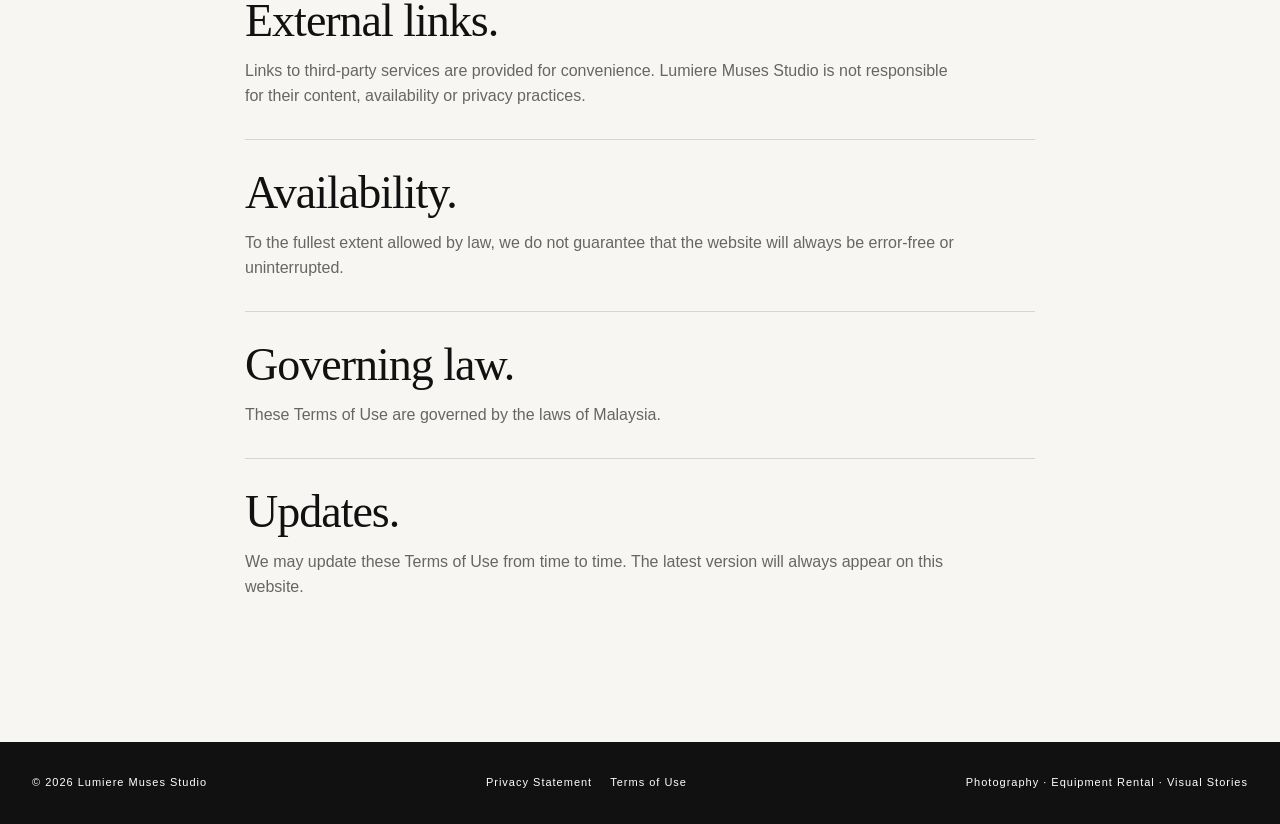
<file: terms.html>
<!DOCTYPE html>
<html lang="en">
<head>
    <meta charset="UTF-8">
    <meta name="viewport" content="width=device-width, initial-scale=1.0">
    <meta name="description" content="Terms of Use for Lumiere Muses Studio.">
    <meta name="theme-color" content="#f7f6f2">
    <link rel="icon" href="favicon.svg" type="image/svg+xml">
    <title>Terms of Use | Lumiere Muses Studio</title>
    <link rel="stylesheet" href="style.css?v=20260919">
    <script src="mobile-nav.js" defer></script>
    <script src="cookie-consent.js" defer></script>
    <script src="external-link-notice.js" defer></script>
</head>
<body>
<a class="skip-link" href="#main-content">Skip to main content</a>

<header class="navbar">
    <div class="container nav-container">
        <button class="mobile-nav-toggle" type="button" data-mobile-nav-toggle aria-controls="primary-navigation" aria-expanded="false">
            <span class="visually-hidden" data-mobile-nav-label>Open navigation</span>
            <span class="mobile-nav-line mobile-nav-line-top" aria-hidden="true"></span>
            <span class="mobile-nav-line mobile-nav-line-middle" aria-hidden="true"></span>
            <span class="mobile-nav-line mobile-nav-line-bottom" aria-hidden="true"></span>
        </button>

        <a class="logo" href="index.html">LUMIERE MUSES</a>

        <nav class="nav-links" id="primary-navigation" data-primary-navigation aria-label="Primary navigation">
            <a href="index.html">HOME</a>
            <a href="rental.html">RENTAL</a>
            <a href="projects.html">PROJECTS</a>
            <a href="collaboration.html">COLLABORATION</a>
            <a href="about.html">ABOUT</a>
            <a href="contact.html">CONTACT</a>
        </nav>
    </div>
</header>

<main id="main-content">
    <section class="legal-hero" aria-labelledby="terms-title">
        <div class="container">
            <p class="eyebrow">Lumiere Muses Studio</p>
            <h1 id="terms-title">Terms of Use.</h1>
            <p class="legal-intro">The simple terms that apply when you browse and use this website.</p>
        </div>
    </section>

    <section class="legal-content">
        <div class="container legal-copy">
            <p class="legal-meta">Last updated: 18 September 2026</p>

            <section aria-labelledby="terms-agreement">
                <h2 id="terms-agreement">Your agreement.</h2>
                <p>By using the Lumiere Muses Studio website, you agree to these Terms of Use.</p>
            </section>

            <section aria-labelledby="terms-site">
                <h2 id="terms-site">Website information.</h2>
                <p>This website provides general information about our photography, equipment rental and visual-storytelling services. Equipment availability, pricing and specifications may change without notice.</p>
            </section>

            <section aria-labelledby="terms-booking">
                <h2 id="terms-booking">Enquiries and rentals.</h2>
                <p>Submitting an enquiry through WhatsApp or email does not create a rental booking or contract. A rental is confirmed only after Lumiere Muses Studio has confirmed the relevant equipment, dates, price and applicable rental conditions in writing.</p>
            </section>

            <section aria-labelledby="terms-use">
                <h2 id="terms-use">Respectful use.</h2>
                <p>You must not misuse this website, interfere with its operation or attempt to access it unlawfully.</p>
            </section>

            <section aria-labelledby="terms-content">
                <h2 id="terms-content">Our content.</h2>
                <p>Unless otherwise stated, the website’s original text, design, graphics and branding belong to Lumiere Muses Studio and may not be copied, reproduced or used without permission.</p>
            </section>

            <section aria-labelledby="terms-external">
                <h2 id="terms-external">External links.</h2>
                <p>Links to third-party services are provided for convenience. Lumiere Muses Studio is not responsible for their content, availability or privacy practices.</p>
            </section>

            <section aria-labelledby="terms-disclaimer">
                <h2 id="terms-disclaimer">Availability.</h2>
                <p>To the fullest extent allowed by law, we do not guarantee that the website will always be error-free or uninterrupted.</p>
            </section>

            <section aria-labelledby="terms-law">
                <h2 id="terms-law">Governing law.</h2>
                <p>These Terms of Use are governed by the laws of Malaysia.</p>
            </section>

            <section aria-labelledby="terms-changes">
                <h2 id="terms-changes">Updates.</h2>
                <p>We may update these Terms of Use from time to time. The latest version will always appear on this website.</p>
            </section>
        </div>
    </section>
</main>

<footer>
    <div class="container footer-container">
        <span>© 2026 Lumiere Muses Studio</span>
        <nav class="footer-links" aria-label="Legal information">
            <a href="privacy.html">Privacy Statement</a>
            <a href="terms.html" aria-current="page">Terms of Use</a>
        </nav>
        <span>Photography · Equipment Rental · Visual Stories</span>
    </div>
</footer>
</body>
</html>
</file>
<file: style.css>
/* =========================================
   BASIC SETTINGS
========================================= */

* {
    margin: 0;
    padding: 0;
    box-sizing: border-box;
}


html {
    scroll-behavior: smooth;
}


body {
    background: #f7f6f2;
    color: #111111;

    font-family:
        Arial,
        Helvetica,
        sans-serif;

    line-height: 1.6;
}


img {
    display: block;
    width: 100%;
}


a {
    color: inherit;
    text-decoration: none;
}


.container {
    width: min(1180px, 90%);
    margin: 0 auto;
}



/* =========================================
   TYPOGRAPHY
========================================= */

h1,
h2,
h3 {
    font-weight: 400;
}


h1 {
    font-family:
        Georgia,
        "Times New Roman",
        serif;

    font-size: clamp(60px, 8.5vw, 132px);

    line-height: 0.96;

    letter-spacing: -0.025em;
}


h2 {
    font-family:
        Georgia,
        "Times New Roman",
        serif;

    font-size: clamp(40px, 6vw, 76px);

    line-height: 1;

    letter-spacing: -2px;
}


h3 {
    font-size: 20px;
}


p {
    color: #666666;
}


.eyebrow {
    margin-bottom: 20px;

    color: #777777;

    font-size: 11px;

    letter-spacing: 2px;

    text-transform: uppercase;
}


.large-text {
    max-width: 750px;

    font-family:
        Georgia,
        "Times New Roman",
        serif;

    font-size: clamp(24px, 3vw, 38px);

    line-height: 1.25;

    color: #111111;
}



/* =========================================
   NAVIGATION
========================================= */

.navbar {
    position: sticky;

    top: 0;

    z-index: 1000;

    background:
        rgba(247, 246, 242, 0.94);

    backdrop-filter: blur(12px);

    border-bottom:
        1px solid #d8d5ce;
}


.nav-container {
    min-height: 76px;

    display: flex;

    align-items: center;

    justify-content: space-between;

    gap: 30px;
}


.logo {
    font-size: 14px;

    font-weight: bold;

    letter-spacing: 4px;
}


.nav-links {
    display: flex;

    align-items: center;

    gap: 22px;
}


.nav-links a {
    font-size: 11px;

    letter-spacing: 1.5px;

    transition: opacity 0.2s;
}


.nav-links a:hover {
    opacity: 0.45;
}



/* =========================================
   BUTTONS
========================================= */

.button-row {
    display: flex;

    gap: 12px;

    flex-wrap: wrap;

    margin-top: 40px;
}


.button {
    display: inline-block;

    margin-top: 28px;

    padding: 14px 22px;

    border: 1px solid #111111;

    border-radius: 100px;

    font-size: 12px;

    letter-spacing: 1px;

    transition:
        background 0.25s,
        color 0.25s;
}


.button-dark {
    background: #111111;
    color: #ffffff;
}


.button-dark:hover {
    background: #333333;
}


.button-light {
    background: transparent;
    color: #111111;
}


.button-light:hover {
    background: #111111;
    color: #ffffff;
}


.button-white {
    border-color: #ffffff;

    background: #ffffff;

    color: #111111;
}


.text-link {
    display: inline-block;

    margin-top: 20px;

    padding-bottom: 4px;

    border-bottom:
        1px solid #111111;

    font-size: 12px;

    letter-spacing: 1px;
}



/* =========================================
   HOME HERO
========================================= */

.hero {
    min-height: 82vh;

    display: flex;

    align-items: center;

    padding:
        130px 0
        100px;
}


.hero-description {
    max-width: 600px;

    margin-top: 35px;

    font-size: 18px;
}



/* =========================================
   GENERAL SECTIONS
========================================= */

.section {
    padding:
        110px 0;

    border-top:
        1px solid #d8d5ce;
}


.section-heading {
    display: flex;

    align-items: end;

    justify-content: space-between;

    gap: 30px;

    margin-bottom: 55px;
}


.light-section {
    background: #eeece5;
}


.dark-section {
    background: #111111;

    color: #ffffff;
}


.dark-section h2,
.dark-section p {
    color: #ffffff;
}



/* =========================================
   PAGE HEADER
========================================= */

.page-header {
    min-height: 70vh;

    display: flex;

    align-items: center;

    padding:
        140px 0
        100px;
}


.page-header p:not(.eyebrow) {
    max-width: 600px;

    margin-top: 35px;

    font-size: 18px;
}



/* =========================================
   EQUIPMENT
========================================= */

.rental-catalogue-heading {
    display: flex;

    align-items: end;
    justify-content: space-between;

    gap: 30px;

    margin-bottom: 28px;
}


.rental-result {
    padding-bottom: 6px;

    color: #5f5e59;

    font-size: 13px;
    text-align: right;
}


.equipment-filters {
    display: flex;

    flex-wrap: wrap;

    gap: 10px;

    margin-bottom: 46px;
}


.equipment-filter {
    min-height: 42px;

    padding: 9px 15px;

    border: 1px solid #bcb8ae;
    border-radius: 100px;

    background: transparent;
    color: #3f3e39;

    cursor: pointer;

    font: inherit;
    font-size: 11px;
    font-weight: bold;
    letter-spacing: 0.8px;

    transition:
        background 0.2s ease,
        border-color 0.2s ease,
        color 0.2s ease,
        transform 0.2s ease;
}


.equipment-filter:hover,
.equipment-filter[aria-pressed="true"] {
    border-color: #111111;

    background: #111111;
    color: #ffffff;
}


.equipment-filter:hover {
    transform: translateY(-1px);
}


.equipment-grid {
    display: grid;

    grid-template-columns:
        repeat(3, 1fr);

    gap: 18px;
}


.equipment-card {
    order: 100;

    padding-bottom: 30px;
}


.equipment-image {
    aspect-ratio: 1 / 1;

    display: flex;

    align-items: center;

    justify-content: center;

    overflow: hidden;

    margin-bottom: 18px;

    background: #ffffff;

    border:
        1px solid #e1ded6;
}


.equipment-image img {
    width: 100%;

    height: 100%;

    object-fit: contain;

    padding: 20px;
}


.equipment-card h3 {
    margin-bottom: 4px;
}


.equipment-card p {
    font-size: 14px;
}


.equipment-card .equipment-type {
    margin-bottom: 5px;

    color: #5f5e59;

    font-size: 10px;
    font-weight: bold;
    letter-spacing: 1.2px;
    text-transform: uppercase;
}


.equipment-card[hidden] {
    display: none;
}


.equipment-card[data-order="1"] {
    order: 1;
}


.equipment-card[data-order="2"] {
    order: 2;
}


.equipment-card[data-order="3"] {
    order: 3;
}


.equipment-card[data-order="4"] {
    order: 4;
}


.equipment-card[data-order="5"] {
    order: 5;
}



/* =========================================
   GOOGLE REVIEWS
========================================= */

.review-section {
    background: #eeece5;
}


.review-title {
    text-align: center;

    margin-bottom: 55px;
}


.google-rating {
    display: flex;

    align-items: center;

    justify-content: center;

    gap: 12px;

    margin-top: 24px;
}


.rating-number {
    font-size: 30px;
}


.stars {
    color: #e8ad27;

    letter-spacing: 3px;
}


.review-count {
    color: #777777;

    font-size: 13px;
}


.review-grid {
    display: grid;

    grid-template-columns:
        repeat(2, 1fr);

    gap: 16px;
}


.review-card {
    min-height: 230px;

    padding: 30px;

    display: flex;

    flex-direction: column;

    justify-content: space-between;

    background: #ffffff;
}


.review-card p {
    margin:
        22px 0;

    color: #222222;

    font-family:
        Georgia,
        "Times New Roman",
        serif;

    font-size: 20px;
}


.review-card small {
    color: #777777;
}


.center-button {
    text-align: center;

    margin-top: 25px;
}


.review-actions {
    justify-content: center;

    margin-top: 25px;
}



/* =========================================
   PROJECTS
========================================= */

.project-grid {
    display: grid;

    grid-template-columns:
        1fr 1fr;

    gap: 18px;

    margin-top: 50px;
}


.project-card {
    min-height: 420px;

    padding: 45px;

    display: flex;

    flex-direction: column;

    justify-content: center;

    background: #ffffff;

    border:
        1px solid #d8d5ce;
}


.project-card h3 {
    margin-bottom: 20px;

    font-family:
        Georgia,
        "Times New Roman",
        serif;

    font-size: 42px;
}


.coming-card {
    background: #e7e4dd;
}


.project-feature {
    display: grid;

    grid-template-columns:
        1fr 1fr;

    gap: 80px;
}


.project-feature p {
    margin-bottom: 30px;
}


.one-roll-hero {
    display: grid;

    grid-template-columns:
        minmax(0, 1.25fr)
        minmax(280px, 0.55fr);

    align-items: stretch;

    gap: clamp(45px, 8vw, 120px);
}


.one-roll-copy .large-text {
    margin-top: 34px;
}


.button[data-one-roll-toggle] {
    cursor: pointer;

    font-family: inherit;
}


.button [data-one-roll-toggle-icon] {
    display: inline-block;

    margin-left: 6px;

    transition: transform 0.25s ease;
}


.button[data-one-roll-toggle].is-expanded [data-one-roll-toggle-icon] {
    transform: rotate(180deg);
}


.one-roll-details {
    scroll-margin-top: 92px;
}


.one-roll-reveal-ready .one-roll-details {
    display: grid;

    grid-template-rows: 0fr;

    overflow: clip;

    transition: grid-template-rows 0.7s cubic-bezier(0.22, 1, 0.36, 1);
}


.one-roll-reveal-ready .one-roll-details[hidden] {
    display: none;
}


.one-roll-reveal-ready .one-roll-details.is-expanded {
    grid-template-rows: 1fr;
}


.one-roll-reveal-ready .one-roll-details-content {
    min-height: 0;

    overflow: hidden;
}


.one-roll-details.is-expanded .one-roll-process,
.one-roll-details.is-expanded .one-roll-stories {
    animation: one-roll-details-reveal 0.55s ease-out both;
}


.one-roll-details.is-expanded .one-roll-stories {
    animation-delay: 0.08s;
}


@keyframes one-roll-details-reveal {

    from {
        opacity: 0;

        transform: translateY(24px);
    }

    to {
        opacity: 1;

        transform: translateY(0);
    }
}


.one-roll-mark {
    position: relative;

    display: grid;

    grid-template-rows: auto 1fr auto;

    min-height: 455px;

    padding: 30px;

    overflow: hidden;

    background: #111111;
    color: #ffffff;
}


.one-roll-mark::after {
    position: absolute;

    right: -36%;
    bottom: -28%;

    width: 115%;
    aspect-ratio: 1;

    border: 1px solid rgba(255, 255, 255, 0.2);
    border-radius: 50%;

    content: "";
}


.one-roll-mark-number,
.one-roll-mark-title {
    position: relative;

    z-index: 1;
}


.one-roll-mark-number {
    font-size: 11px;
    font-weight: bold;
    letter-spacing: 2px;
}


.one-roll-mark-title {
    font-family:
        Georgia,
        "Times New Roman",
        serif;

    font-size: clamp(48px, 5vw, 76px);

    line-height: 0.78;
    letter-spacing: -0.06em;
}


.one-roll-mark-story {
    align-self: end;

    text-align: right;
}


.one-roll-section-heading {
    display: flex;

    align-items: end;
    justify-content: space-between;

    gap: 50px;

    margin-bottom: 55px;
}


.one-roll-section-heading > p {
    max-width: 340px;
}


.one-roll-process-grid {
    display: grid;

    grid-template-columns: repeat(3, 1fr);

    gap: 30px;
}


.one-roll-step {
    padding: 25px 18px 0 0;

    border-top: 1px solid #bdb9b0;
}


.one-roll-step-number {
    display: block;

    margin-bottom: 42px;

    color: #5f5e59;

    font-size: 11px;
    font-weight: bold;
    letter-spacing: 1.5px;
}


.one-roll-step h3 {
    margin-bottom: 15px;

    font-family:
        Georgia,
        "Times New Roman",
        serif;

    font-size: clamp(28px, 3vw, 42px);

    line-height: 1;
}


.one-roll-stories-layout {
    display: grid;

    grid-template-columns: 1fr 0.8fr;

    align-items: end;

    gap: clamp(45px, 8vw, 120px);

    margin-bottom: clamp(42px, 5vw, 72px);
}


.one-roll-stories .large-text {
    margin-bottom: 22px;
}


.one-roll-story-grid {
    display: grid;

    grid-template-columns: repeat(2, minmax(0, 1fr));

    gap: clamp(24px, 3vw, 42px);
}


.one-roll-story {
    min-width: 0;
}


.one-roll-story-link {
    display: block;
}


.one-roll-story-link img {
    width: 100%;

    aspect-ratio: 4 / 5;

    object-fit: contain;

    background: #e7e4dd;
}


.one-roll-story-caption {
    display: flex;

    justify-content: space-between;

    gap: 18px;

    margin-top: 15px;
    padding-top: 14px;

    border-top: 1px solid #bdb9b0;

    color: #5f5e59;

    font-size: 11px;
    letter-spacing: 1px;
    text-transform: uppercase;
}


.one-roll-story-caption span:last-child {
    text-align: right;
}


.one-roll-story-link:hover img {
    opacity: 0.82;
}


.one-roll-story-link img {
    transition: opacity 0.25s ease;
}


.one-roll-carousel.is-enhanced {
    display: grid;

    grid-template-columns:
        minmax(52px, 1fr)
        minmax(0, 680px)
        minmax(52px, 1fr);

    align-items: center;

    gap: clamp(18px, 4vw, 72px);
}


.one-roll-carousel-viewport {
    min-width: 0;
}


.one-roll-carousel.is-enhanced .one-roll-story-grid {
    display: block;
}


.one-roll-carousel.is-enhanced .one-roll-story {
    animation: one-roll-story-enter 0.45s ease-out both;
}


.one-roll-carousel-control {
    display: inline-flex;

    align-items: center;
    justify-content: center;

    width: clamp(50px, 5vw, 68px);
    height: clamp(50px, 5vw, 68px);

    border: 0;

    background: transparent;
    color: #111111;

    cursor: pointer;

    font-family: inherit;
    font-size: clamp(34px, 4vw, 54px);
    line-height: 1;

    transition:
        opacity 0.2s ease,
        transform 0.2s ease;
}


.one-roll-carousel-control:hover {
    opacity: 0.5;
}


.one-roll-carousel-control:first-child:hover {
    transform: translateX(-5px);
}


.one-roll-carousel-control:nth-child(3):hover {
    transform: translateX(5px);
}


@media (min-width: 901px) {

    .one-roll-carousel.is-enhanced {
        position: relative;

        display: block;
    }


    .one-roll-carousel.is-enhanced .one-roll-carousel-viewport {
        width: min(100%, 680px);

        margin-right: auto;
        margin-left: auto;
    }


    .one-roll-carousel-control {
        position: absolute;

        top: 50%;

        z-index: 1;

        transform: translateY(-50%);
    }


    .one-roll-carousel-control:first-child {
        left: calc(50% - 50vw + clamp(16px, 2.5vw, 48px));
    }


    .one-roll-carousel-control:nth-child(3) {
        right: calc(50% - 50vw + clamp(16px, 2.5vw, 48px));
    }


    .one-roll-carousel-control:first-child:hover {
        transform: translate(-5px, -50%);
    }


    .one-roll-carousel-control:nth-child(3):hover {
        transform: translate(5px, -50%);
    }
}


@keyframes one-roll-story-enter {

    from {
        opacity: 0;

        transform: translateX(18px);
    }

    to {
        opacity: 1;

        transform: translateX(0);
    }
}



/* =========================================
   COMING SOON
========================================= */

.coming-section {
    min-height: 70vh;

    display: flex;

    align-items: center;

    background: #111111;

    color: #ffffff;
}


.coming-content {
    text-align: center;
}


.coming-content h2 {
    color: #ffffff;

    font-size: clamp(55px, 10vw, 140px);
}


.coming-content p {
    color: #aaaaaa;

    margin-top: 25px;
}



/* =========================================
   COLLABORATION
========================================= */

.collaboration-preview {
    background: #e7e4dd;
}


.collaboration-preview .large-text {
    margin-top: 30px;
}


.collaboration-page {
    min-height: 75vh;

    display: flex;

    align-items: center;

    padding:
        130px 0
        100px;
}


.collaboration-page .large-text {
    margin-top: 40px;
}



/* =========================================
   ABOUT
========================================= */

.about-grid {
    display: grid;

    grid-template-columns:
        1fr 1fr;

    gap: 80px;
}


.about-grid p {
    margin-bottom: 30px;
}


.values-grid {
    display: grid;

    grid-template-columns:
        repeat(3, 1fr);

    gap: 40px;

    margin-top: 50px;
}


.values-grid h3 {
    margin-bottom: 16px;

    font-family:
        Georgia,
        "Times New Roman",
        serif;

    font-size: 28px;
}



/* =========================================
   CONTACT
========================================= */

.contact-grid {
    display: grid;

    grid-template-columns:
        1fr 1fr;

    gap: 18px;
}


.contact-card {
    min-height: 360px;

    padding: 45px;

    background: #ffffff;

    border:
        1px solid #d8d5ce;
}


.contact-card h2 {
    margin-bottom: 25px;

    font-size: 48px;
}



/* =========================================
   FOOTER
========================================= */

footer {
    padding:
        28px 0;

    background: #111111;

    color: #ffffff;
}


.footer-container {
    display: flex;

    align-items: center;

    justify-content: space-between;

    gap: 20px;

    font-size: 11px;

    letter-spacing: 1px;
}


.footer-links {
    display: flex;

    align-items: center;

    justify-content: center;

    gap: 18px;

    flex-wrap: wrap;
}


.footer-links a {
    padding: 4px 0;

    border-bottom: 1px solid transparent;

    transition:
        border-color 0.2s,
        opacity 0.2s;
}


.footer-links a:hover {
    border-color: currentColor;

    opacity: 0.72;
}



/* =========================================
   LEGAL PAGES
========================================= */

.legal-hero {
    padding: clamp(72px, 12vw, 150px) 0 clamp(52px, 8vw, 92px);

    border-bottom: 1px solid #d8d5ce;
}


.legal-hero h1 {
    max-width: 900px;
}


.legal-intro {
    max-width: 630px;

    margin-top: 28px;

    font-size: clamp(18px, 2.2vw, 24px);

    line-height: 1.45;
}


.legal-content {
    padding: clamp(52px, 9vw, 112px) 0;
}


.legal-copy {
    max-width: 790px;
}


.legal-meta {
    margin-bottom: 34px;

    color: #777777;

    font-size: 11px;

    letter-spacing: 1.5px;

    text-transform: uppercase;
}


.legal-copy section {
    padding: 30px 0;

    border-top: 1px solid #d8d5ce;
}


.legal-copy h2 {
    margin-bottom: 14px;

    font-size: clamp(30px, 4vw, 46px);

    letter-spacing: -1px;
}


.legal-copy p,
.legal-copy li {
    max-width: 720px;

    font-size: 16px;
}


.legal-copy p + p {
    margin-top: 14px;
}


.legal-copy ul {
    display: grid;

    gap: 10px;

    margin: 16px 0 0 20px;

    color: #666666;
}


.legal-copy a {
    border-bottom: 1px solid currentColor;
}



/* =========================================
   TABLET
========================================= */

@media (max-width: 900px) {

    .nav-container {
        align-items: flex-start;

        flex-direction: column;

        padding:
            20px 0;
    }


    .nav-links {
        width: 100%;

        overflow-x: auto;

        padding-bottom: 5px;
    }


    .equipment-grid {
        grid-template-columns:
            repeat(2, 1fr);
    }


    .rental-catalogue-heading {
        align-items: flex-start;

        flex-direction: column;

        gap: 12px;
    }


    .rental-result {
        padding-bottom: 0;

        text-align: left;
    }


    .project-grid,
    .project-feature,
    .about-grid,
    .contact-grid {
        grid-template-columns:
            1fr;
    }


    .one-roll-hero,
    .one-roll-stories-layout,
    .one-roll-process-grid {
        grid-template-columns:
            1fr;
    }


    .one-roll-hero,
    .one-roll-stories-layout {
        gap: 50px;
    }


    .one-roll-process-grid {
        gap: 45px;
    }


    .one-roll-section-heading {
        align-items: flex-start;

        flex-direction: column;

        gap: 18px;

        margin-bottom: 42px;
    }


    .values-grid {
        grid-template-columns:
            1fr;
    }


    .section-heading {
        align-items: flex-start;

        flex-direction: column;
    }

}



/* =========================================
   MOBILE
========================================= */

@media (max-width: 600px) {

    h1 {
        font-size: clamp(52px, 15vw, 64px);

        line-height: 0.98;

        letter-spacing: -0.02em;
    }


    h2 {
        font-size: 40px;
    }


    .hero {
        min-height: 70vh;

        padding:
            100px 0
            70px;
    }


    .page-header {
        min-height: 60vh;

        padding:
            100px 0
            70px;
    }


    .section {
        padding:
            75px 0;
    }


    .equipment-grid {
        grid-template-columns:
            1fr;
    }


    .equipment-filters {
        gap: 8px;

        margin-bottom: 32px;
    }


    .equipment-filter {
        min-height: 40px;

        padding: 8px 12px;

        font-size: 10px;
    }


    .one-roll-mark {
        min-height: 320px;

        padding: 24px;
    }


    .one-roll-mark-title {
        font-size: clamp(46px, 14vw, 64px);
    }


    .one-roll-step-number {
        margin-bottom: 28px;
    }


    .one-roll-story-grid {
        grid-template-columns:
            1fr;
    }


    .one-roll-story-caption {
        align-items: flex-start;

        flex-direction: column;

        gap: 5px;
    }


    .one-roll-story-caption span:last-child {
        text-align: left;
    }


    .one-roll-carousel.is-enhanced {
        grid-template-columns:
            44px
            minmax(0, 1fr)
            44px;

        gap: 4px;
    }


    .one-roll-carousel-control {
        width: 44px;
        height: 44px;

        font-size: 38px;
    }


    .review-grid {
        grid-template-columns:
            1fr;
    }


    .project-card {
        min-height: 320px;

        padding: 30px;
    }


    .contact-card {
        min-height: 300px;

        padding: 30px;
    }


    .footer-container {
        align-items: flex-start;

        flex-direction: column;
    }

}



/* =========================================
   EXPERIENCE & ACCESSIBILITY REFINEMENTS
========================================= */

:root {
    --paper: #f7f6f2;
    --ink: #111111;
    --muted: #5f5e59;
    --line: #d8d5ce;
    --focus: #8a5d18;
}


body {
    min-width: 320px;

    text-rendering: optimizeLegibility;
}


.visually-hidden {
    position: absolute;

    width: 1px;
    height: 1px;

    margin: -1px;
    padding: 0;

    overflow: hidden;

    clip: rect(0 0 0 0);
    white-space: nowrap;

    border: 0;
}


img {
    height: auto;
}


.skip-link {
    position: fixed;

    top: 12px;
    left: 12px;

    z-index: 2000;

    padding: 10px 14px;

    background: var(--ink);
    color: #ffffff;

    font-size: 13px;
    font-weight: bold;

    transform: translateY(-160%);
    transition: transform 0.2s ease;
}


.skip-link:focus {
    transform: translateY(0);
}


:where(a, button, input, select, textarea):focus-visible {
    outline: 3px solid var(--focus);
    outline-offset: 4px;
}


.eyebrow,
.review-count,
.review-card small {
    color: var(--muted);
}


.nav-links a {
    position: relative;

    display: inline-flex;

    align-items: center;

    min-height: 44px;
}


.nav-links a::after {
    position: absolute;

    right: 0;
    bottom: 5px;
    left: 0;

    height: 1px;

    background: currentColor;

    content: "";

    opacity: 0;
    transform: scaleX(0.4);
    transition:
        opacity 0.2s ease,
        transform 0.2s ease;
}


.nav-links a:hover::after,
.nav-links a[aria-current="page"]::after {
    opacity: 1;
    transform: scaleX(1);
}


.nav-links a[aria-current="page"] {
    font-weight: bold;
}


.button {
    display: inline-flex;

    align-items: center;
    justify-content: center;

    min-height: 46px;

    transition:
        background 0.25s,
        color 0.25s,
        transform 0.25s ease;
}


.button-row .button {
    margin-top: 0;
}


.button:hover {
    transform: translateY(-2px);
}


.text-link {
    display: inline-flex;

    align-items: center;

    min-height: 44px;

    transition:
        color 0.2s ease,
        border-color 0.2s ease;
}


.text-link:hover {
    color: var(--focus);
    border-bottom-color: var(--focus);
}


.hero {
    position: relative;

    isolation: isolate;
    overflow: hidden;
}


.hero h1 {
    line-height: 1.08;
}


.hero [data-home-hero-content] {
    will-change: opacity;
}


.hero::before {
    position: absolute;

    top: 50%;
    right: -12vw;

    width: min(52vw, 680px);
    aspect-ratio: 1;

    border-radius: 50%;

    background:
        radial-gradient(circle at 35% 35%,
        rgba(255, 255, 255, 0.95),
        rgba(231, 228, 221, 0.72) 42%,
        rgba(231, 228, 221, 0) 72%);

    content: "";

    pointer-events: none;
    transform: translateY(-50%);
    z-index: -1;
}


.equipment-card {
    display: flex;

    flex-direction: column;
}


.equipment-image {
    transition:
        background 0.25s ease,
        border-color 0.25s ease;
}


.equipment-image img {
    transition: transform 0.35s ease;
}


.equipment-card:hover .equipment-image {
    background: #eeece5;
    border-color: #c9c4b9;
}


.equipment-card:hover .equipment-image img {
    transform: scale(1.025);
}


.equipment-enquiry {
    align-self: flex-start;

    margin-top: 14px;
}


.review-card,
.project-card,
.contact-card {
    transition:
        box-shadow 0.25s ease,
        transform 0.25s ease;
}


.review-card:hover,
.project-card:hover,
.contact-card:hover {
    box-shadow: 0 14px 32px rgba(17, 17, 17, 0.08);
    transform: translateY(-3px);
}


.coming-content h2 {
    max-width: 100%;

    font-size: clamp(36px, 10vw, 140px);

    letter-spacing: -0.06em;
    overflow-wrap: anywhere;
}


@media (max-width: 900px) {

    .nav-container {
        gap: 6px;
    }


    .nav-links {
        flex-wrap: wrap;

        gap: 0 14px;

        overflow: visible;
        padding-bottom: 0;
    }

}


@media (max-width: 600px) {

    .nav-container {
        padding: 14px 0;
    }


    .nav-links {
        display: grid;

        grid-template-columns: repeat(2, minmax(0, 1fr));

        gap: 2px 10px;
    }


    .nav-links a {
        min-height: 40px;

        padding: 4px 0;
    }


    .nav-links a::after {
        bottom: 3px;
    }


    .hero::before {
        top: 20%;
        right: -36vw;

        width: 105vw;
    }


    .hero h1 {
        line-height: 1.05;
    }


    .contact-card h2 {
        font-size: clamp(34px, 10vw, 42px);

        letter-spacing: -1px;
    }

}


@media (prefers-reduced-motion: reduce) {

    html {
        scroll-behavior: auto;
    }


    *,
    *::before,
    *::after {
        animation-duration: 0.01ms !important;
        animation-iteration-count: 1 !important;
        scroll-behavior: auto !important;
        transition-duration: 0.01ms !important;
    }

}


/* Keep the desktop navigation aligned with the viewport edges rather than
   the narrower content column. */
@media (min-width: 901px) {

    .navbar .nav-container {
        width: 100%;

        max-width: none;

        padding-right: clamp(24px, 2.5vw, 48px);
        padding-left: clamp(24px, 2.5vw, 48px);
    }


    footer .footer-container {
        width: 100%;

        max-width: none;

        padding-right: clamp(24px, 2.5vw, 48px);
        padding-left: clamp(24px, 2.5vw, 48px);
    }

}



/* =========================================
   MOBILE NAVIGATION
========================================= */

.mobile-nav-toggle {
    display: none;
}


@media (max-width: 900px) {

    .mobile-nav-ready .nav-container {
        position: relative;

        min-height: 72px;

        align-items: center;
        justify-content: center;

        flex-direction: row;

        gap: 0;

        padding: 0;
    }


    .mobile-nav-ready .mobile-nav-toggle {
        position: absolute;

        top: 50%;
        left: 0;

        z-index: 3;

        display: inline-flex;

        width: 44px;
        height: 44px;

        align-items: center;
        justify-content: center;

        flex-direction: column;

        gap: 5px;

        border: 0;

        background: transparent;

        cursor: pointer;

        transform: translateY(-50%);
    }


    .mobile-nav-ready .mobile-nav-line {
        display: block;

        width: 23px;
        height: 1.5px;

        border-radius: 999px;

        background: linear-gradient(
            90deg,
            #111111 0%,
            #77736c 52%,
            #111111 100%
        );

        box-shadow:
            0 1px 0 rgba(255, 255, 255, 0.72),
            0 1px 2px rgba(17, 17, 17, 0.18);

        transform-origin: center;

        transition:
            width 0.22s ease,
            opacity 0.22s ease,
            transform 0.22s ease;
    }


    .mobile-nav-ready .mobile-nav-line-middle {
        width: 17px;
    }


    .mobile-nav-ready .mobile-nav-line-bottom {
        width: 20px;
    }


    .mobile-nav-ready .mobile-nav-toggle[aria-expanded="true"] .mobile-nav-line-top {
        width: 23px;

        transform: translateY(6.5px) rotate(45deg);
    }


    .mobile-nav-ready .mobile-nav-toggle[aria-expanded="true"] .mobile-nav-line-middle {
        opacity: 0;

        transform: scaleX(0.2);
    }


    .mobile-nav-ready .mobile-nav-toggle[aria-expanded="true"] .mobile-nav-line-bottom {
        width: 23px;

        transform: translateY(-6.5px) rotate(-45deg);
    }


    .mobile-nav-ready .logo {
        position: relative;

        z-index: 1;
    }


    .mobile-nav-ready .nav-links {
        position: absolute;

        top: 100%;
        right: calc(50% - 50vw);
        left: calc(50% - 50vw);

        z-index: 2;

        display: grid;

        width: auto;

        grid-template-columns: repeat(2, minmax(0, 1fr));

        gap: 3px 18px;

        margin: 0;
        padding: 20px max(5vw, 24px) 24px;

        overflow: visible;

        background: rgba(247, 246, 242, 0.98);

        border-bottom: 1px solid #d8d5ce;

        box-shadow: 0 14px 24px rgba(17, 17, 17, 0.06);

        animation: mobile-navigation-reveal 0.28s ease-out both;
    }


    .mobile-nav-ready .nav-links[hidden] {
        display: none;
    }


    .mobile-nav-ready .nav-links a {
        width: 100%;

        min-height: 44px;

        padding: 6px 0;
    }


    .mobile-nav-ready .nav-links a::after {
        bottom: 4px;
    }
}


@media (max-width: 600px) {

    .mobile-nav-ready .nav-container {
        min-height: 66px;
    }


    .mobile-nav-ready .logo {
        font-size: 12px;

        letter-spacing: 3.5px;
    }


    .mobile-nav-ready .nav-links {
        gap: 2px 14px;

        padding-top: 18px;
        padding-bottom: 22px;
    }
}


@keyframes mobile-navigation-reveal {

    from {
        opacity: 0;

        transform: translateY(-8px);
    }

    to {
        opacity: 1;

        transform: translateY(0);
    }
}



/* =========================================
   COOKIE NOTICE
========================================= */

.cookie-banner {
    position: fixed;

    bottom: 22px;
    left: 22px;

    z-index: 2500;

    display: flex;

    width: min(480px, calc(100% - 44px));

    align-items: flex-end;

    gap: 22px;

    padding: 22px;

    background: rgba(247, 246, 242, 0.98);

    border: 1px solid #d8d5ce;

    box-shadow: 0 16px 38px rgba(17, 17, 17, 0.14);

    backdrop-filter: blur(14px);

    animation: cookie-banner-enter 0.35s ease-out both;

    transition:
        opacity 0.22s ease,
        transform 0.22s ease;
}


.cookie-banner.is-dismissed {
    opacity: 0;

    transform: translateY(10px);
}


.cookie-banner-copy {
    min-width: 0;
}


.cookie-banner-eyebrow {
    margin-bottom: 7px;

    color: #5f5e59;

    font-size: 10px;
    font-weight: bold;
    letter-spacing: 1.5px;
}


.cookie-banner h2 {
    margin-bottom: 8px;

    font-size: clamp(22px, 3vw, 28px);

    line-height: 1.05;
    letter-spacing: -0.7px;
}


.cookie-banner p:not(.cookie-banner-eyebrow) {
    color: #5f5e59;

    font-size: 12px;

    line-height: 1.55;
}


.cookie-banner-button {
    min-width: 82px;
    min-height: 44px;

    flex: 0 0 auto;

    padding: 11px 16px;

    border: 1px solid #111111;
    border-radius: 100px;

    background: #111111;
    color: #ffffff;

    cursor: pointer;

    font-family: inherit;
    font-size: 11px;
    font-weight: bold;
    letter-spacing: 0.8px;

    transition:
        background 0.2s ease,
        transform 0.2s ease;
}


.cookie-banner-button:hover {
    background: #333333;

    transform: translateY(-2px);
}


@keyframes cookie-banner-enter {

    from {
        opacity: 0;

        transform: translateY(14px);
    }

    to {
        opacity: 1;

        transform: translateY(0);
    }
}


@media (max-width: 600px) {

    .cookie-banner {
        right: 14px;
        bottom: 14px;
        left: 14px;

        width: auto;

        align-items: stretch;

        flex-direction: column;

        gap: 16px;

        padding: 18px;
    }


    .cookie-banner-button {
        width: 100%;
    }
}



/* =========================================
   EQUIPMENT KIT CONTENTS
========================================= */

.equipment-contents {
    margin-top: 14px;

    border-top: 1px solid #d8d5ce;
}


.equipment-contents summary {
    display: flex;

    min-height: 44px;

    align-items: center;
    justify-content: space-between;

    color: #111111;

    cursor: pointer;

    font-size: 11px;
    font-weight: bold;
    letter-spacing: 1px;
    list-style: none;
    text-transform: uppercase;
}


.equipment-contents summary::-webkit-details-marker {
    display: none;
}


.equipment-contents summary::after {
    color: #5f5e59;

    content: "+";

    font-size: 18px;
    font-weight: normal;
    line-height: 1;

    transition: transform 0.2s ease;
}


.equipment-contents[open] summary::after {
    content: "−";

    transform: rotate(180deg);
}


.equipment-contents summary:hover {
    color: #8a5d18;
}


.equipment-contents-body {
    padding: 1px 0 4px;
}


.equipment-contents-label {
    margin: 12px 0 5px;

    color: #5f5e59;

    font-size: 10px !important;
    font-weight: bold;
    letter-spacing: 1.1px;
    text-transform: uppercase;
}


.equipment-contents-label:first-child {
    margin-top: 0;
}


.equipment-contents ul {
    margin: 0;
    padding-left: 17px;

    color: #5f5e59;

    font-size: 12px;
    line-height: 1.5;
}


.equipment-contents li::marker {
    color: #8a5d18;
}


/* =========================================
   CLICK EASTER EGG
========================================= */

.click-bloom {
    position: fixed;

    z-index: 3000;

    width: 18px;
    aspect-ratio: 1;

    border: 1.5px solid rgba(138, 93, 24, 0.72);
    border-radius: 50%;

    box-shadow: 0 0 0 4px rgba(138, 93, 24, 0.1);

    pointer-events: none;

    transform: translate(-50%, -50%) scale(0.2);
    animation: click-bloom 0.52s cubic-bezier(0.16, 1, 0.3, 1) forwards;
}


.click-bloom::after {
    position: absolute;

    top: 50%;
    left: 50%;

    width: 4px;
    aspect-ratio: 1;

    border-radius: 50%;

    background: #8a5d18;

    content: "";

    transform: translate(-50%, -50%);
}


@keyframes click-bloom {

    0% {
        opacity: 0.9;
        transform: translate(-50%, -50%) scale(0.2);
    }


    100% {
        opacity: 0;
        transform: translate(-50%, -50%) scale(2.8);
    }

}
</file>
